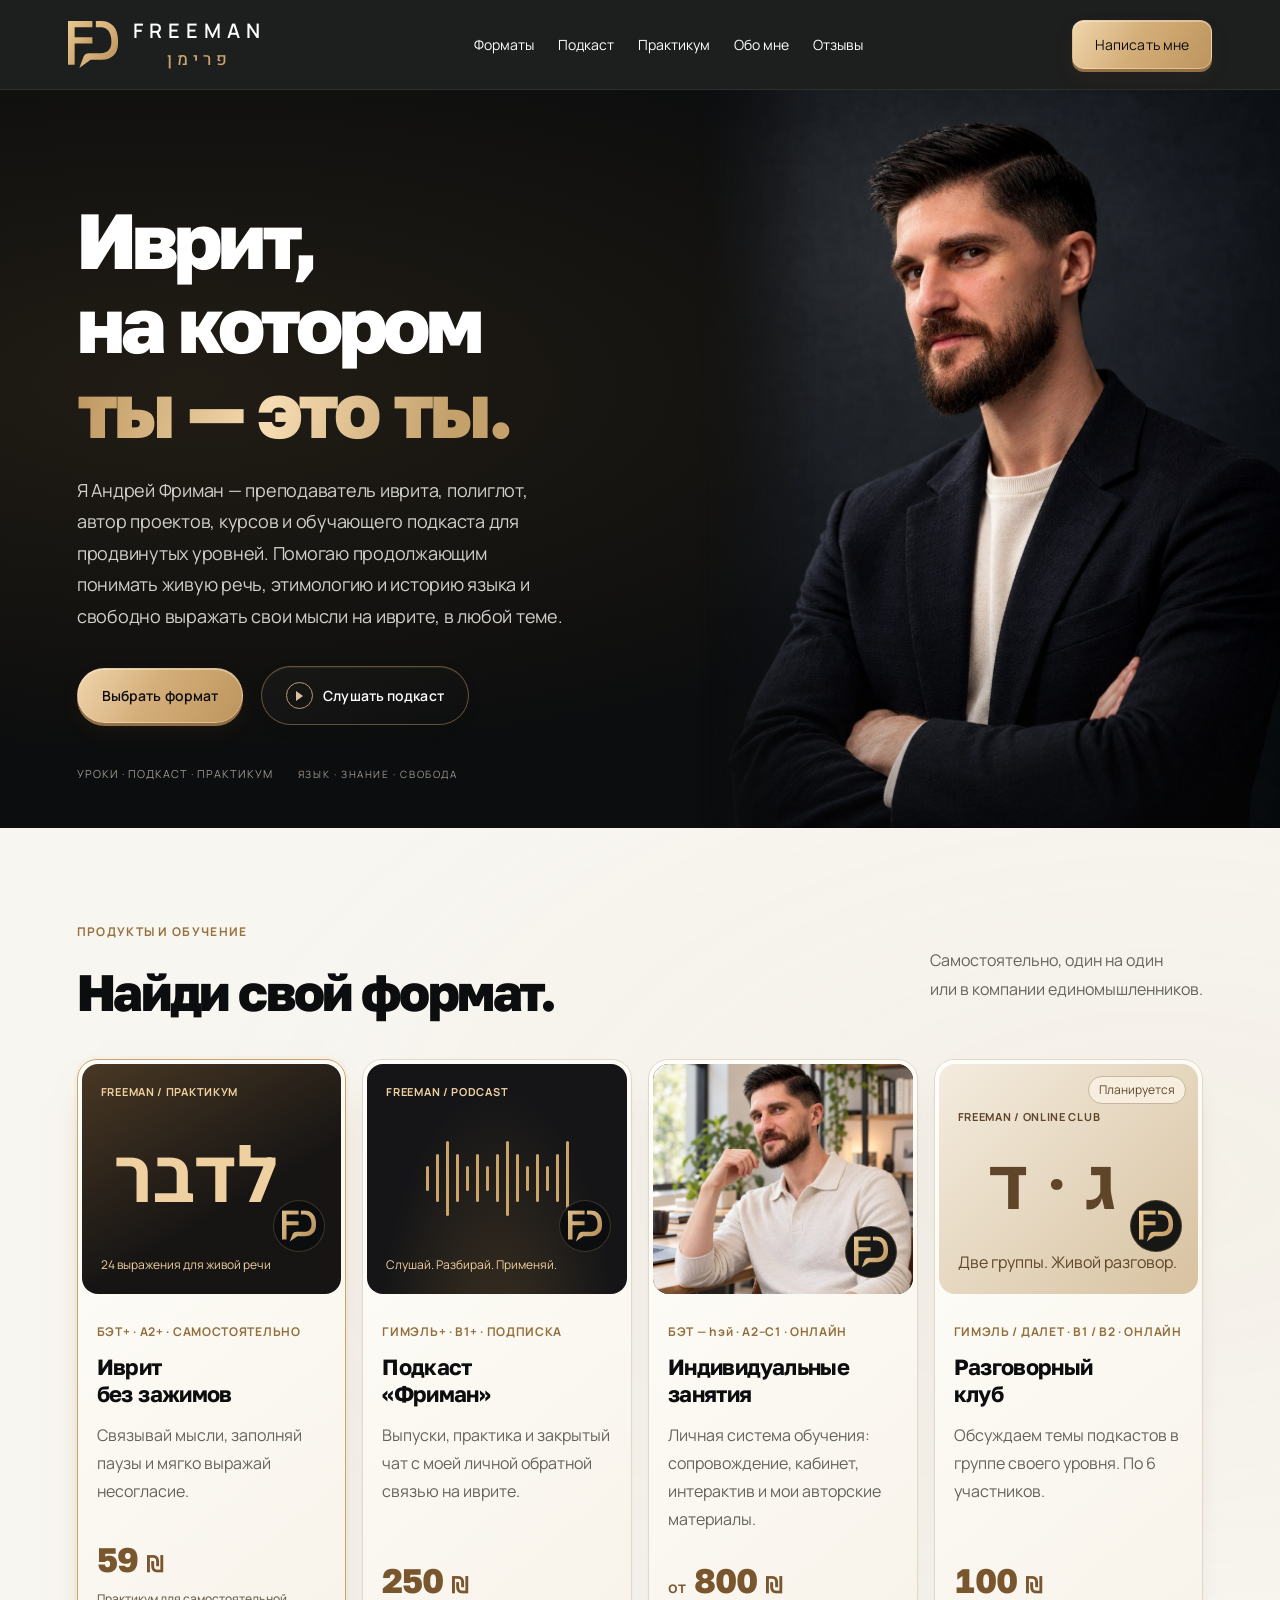
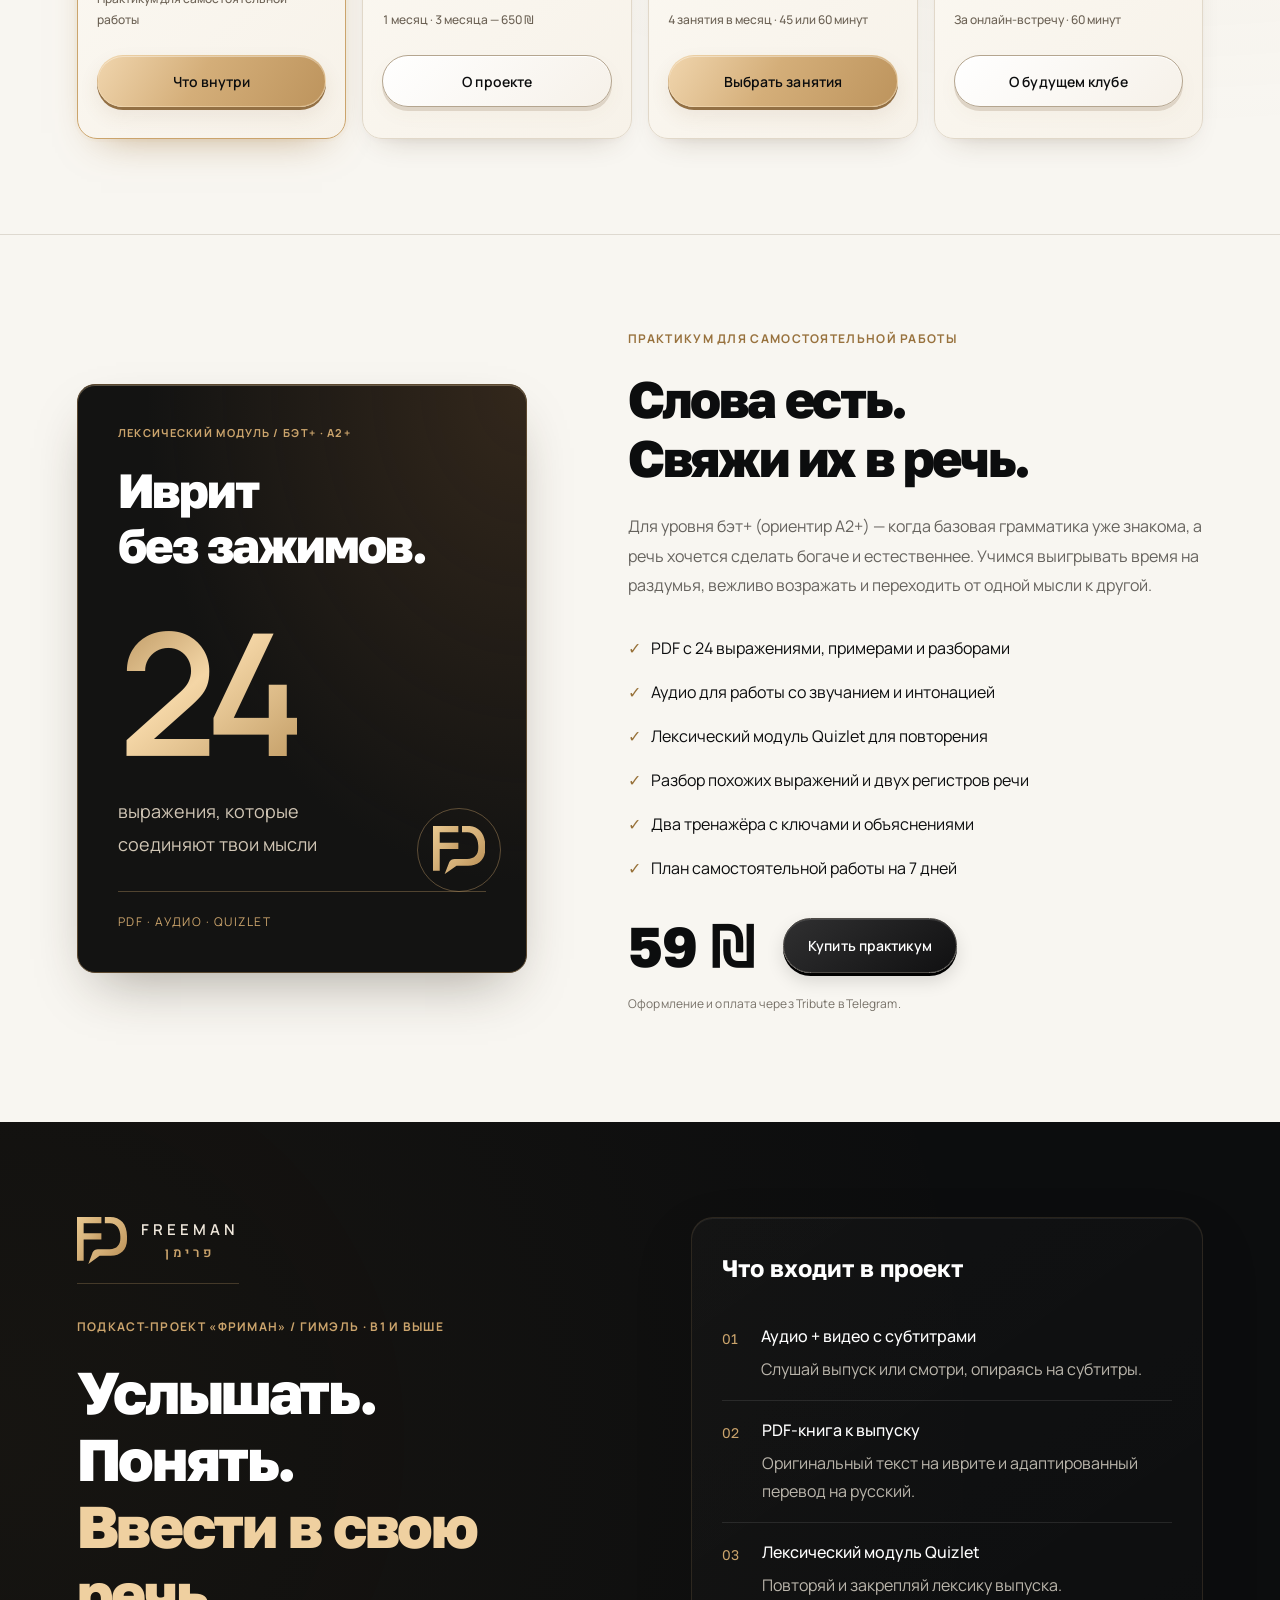
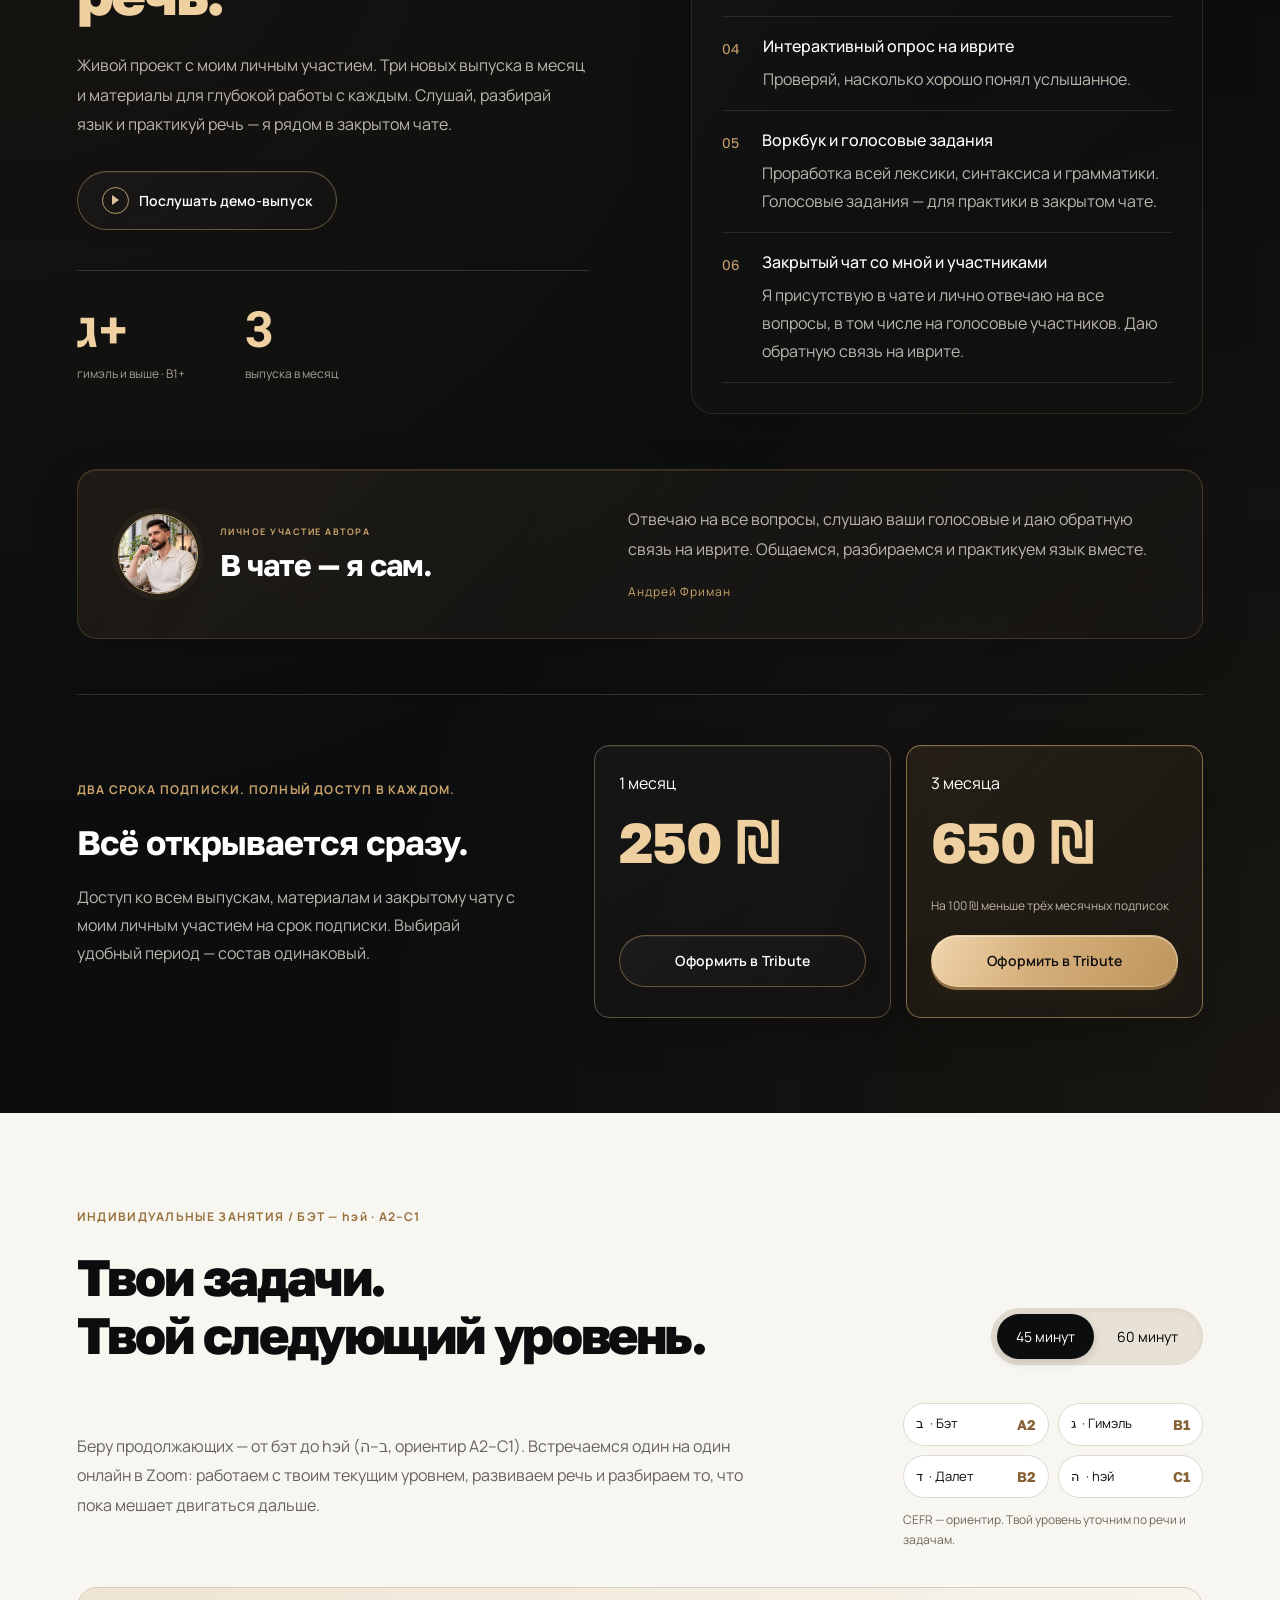
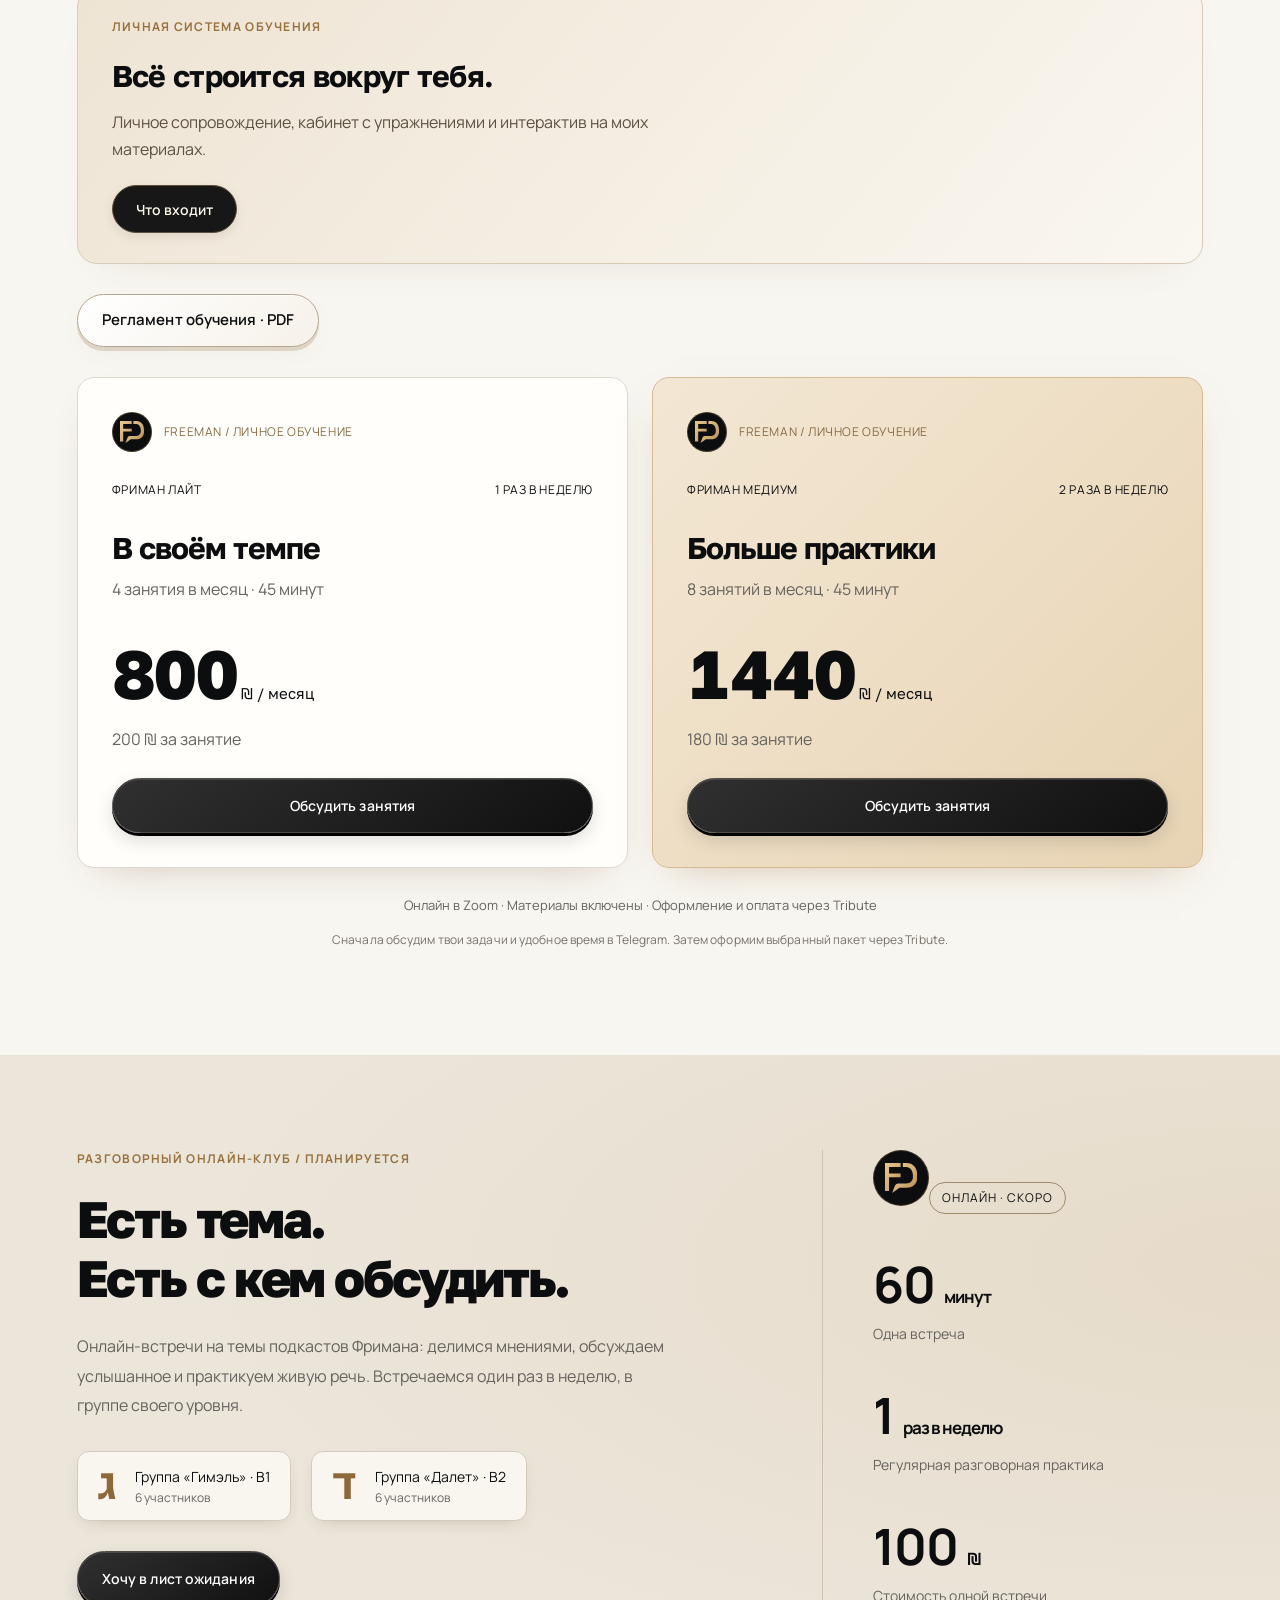
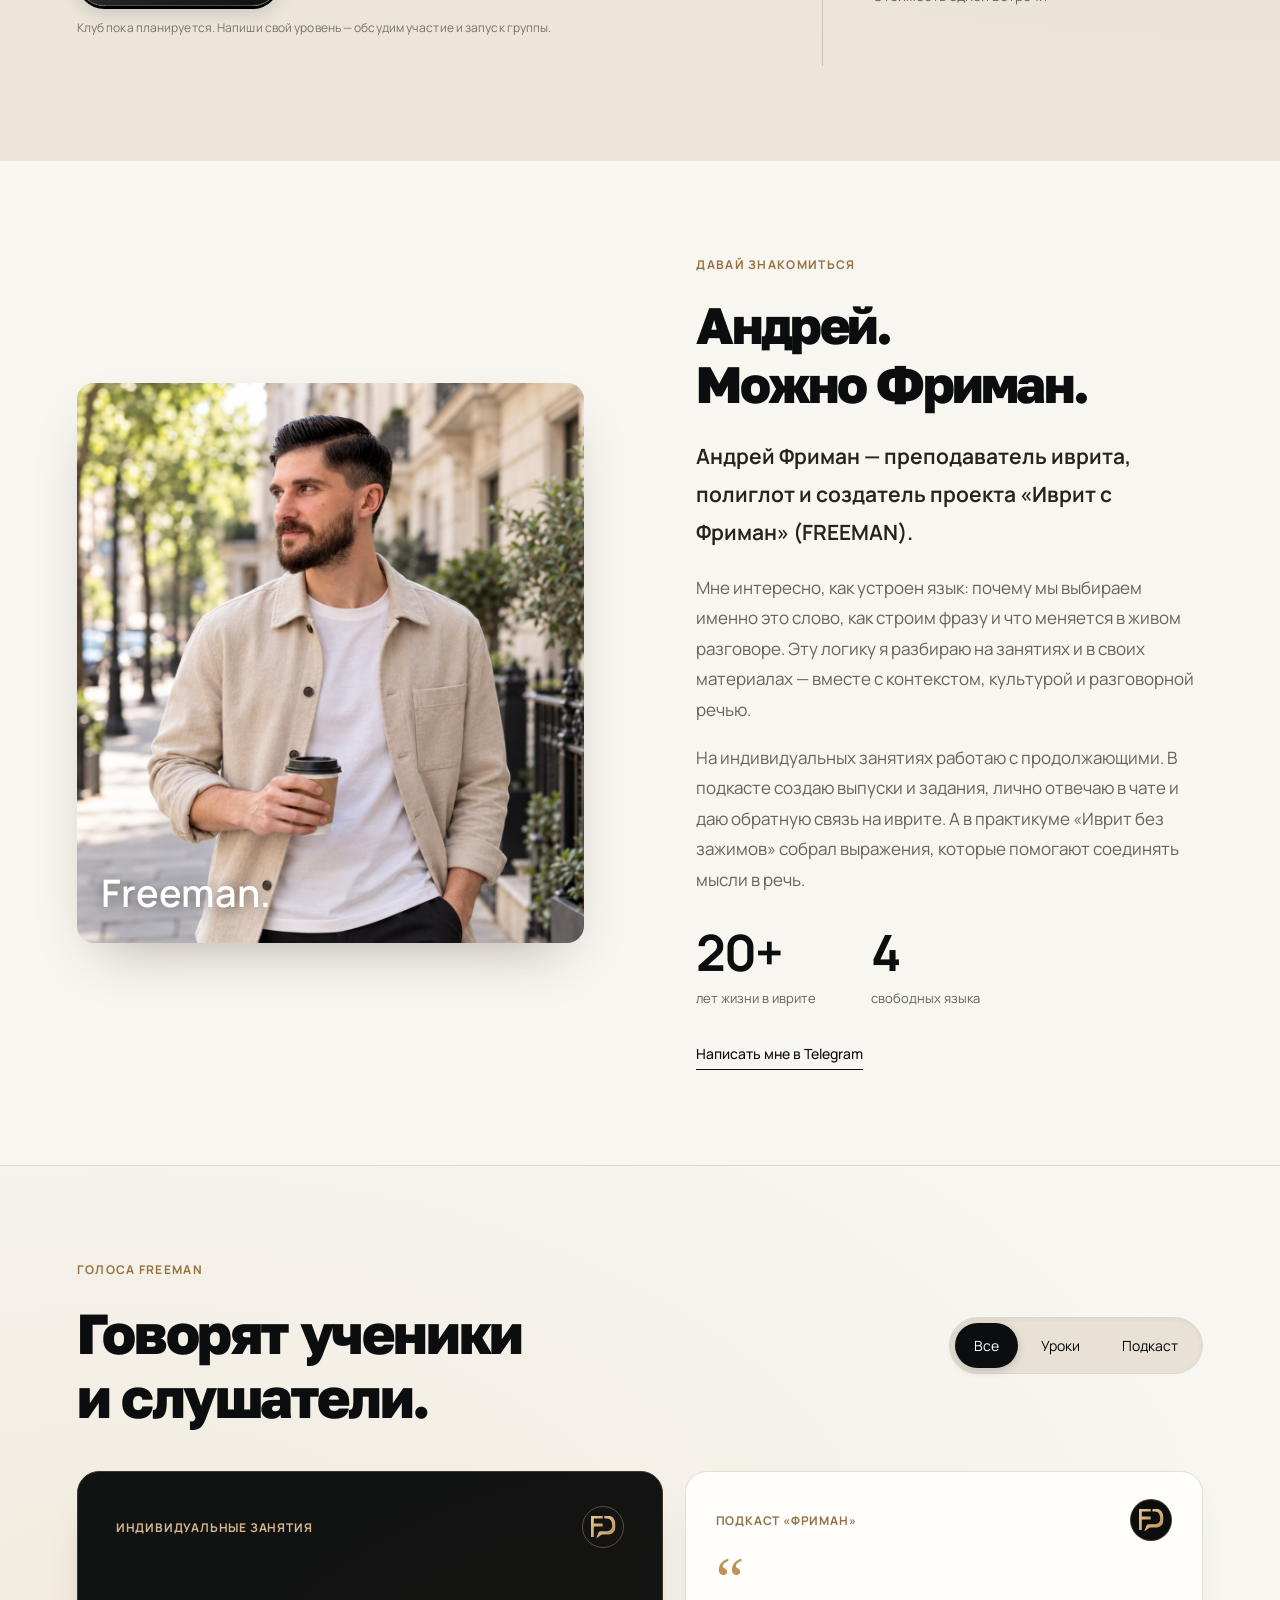
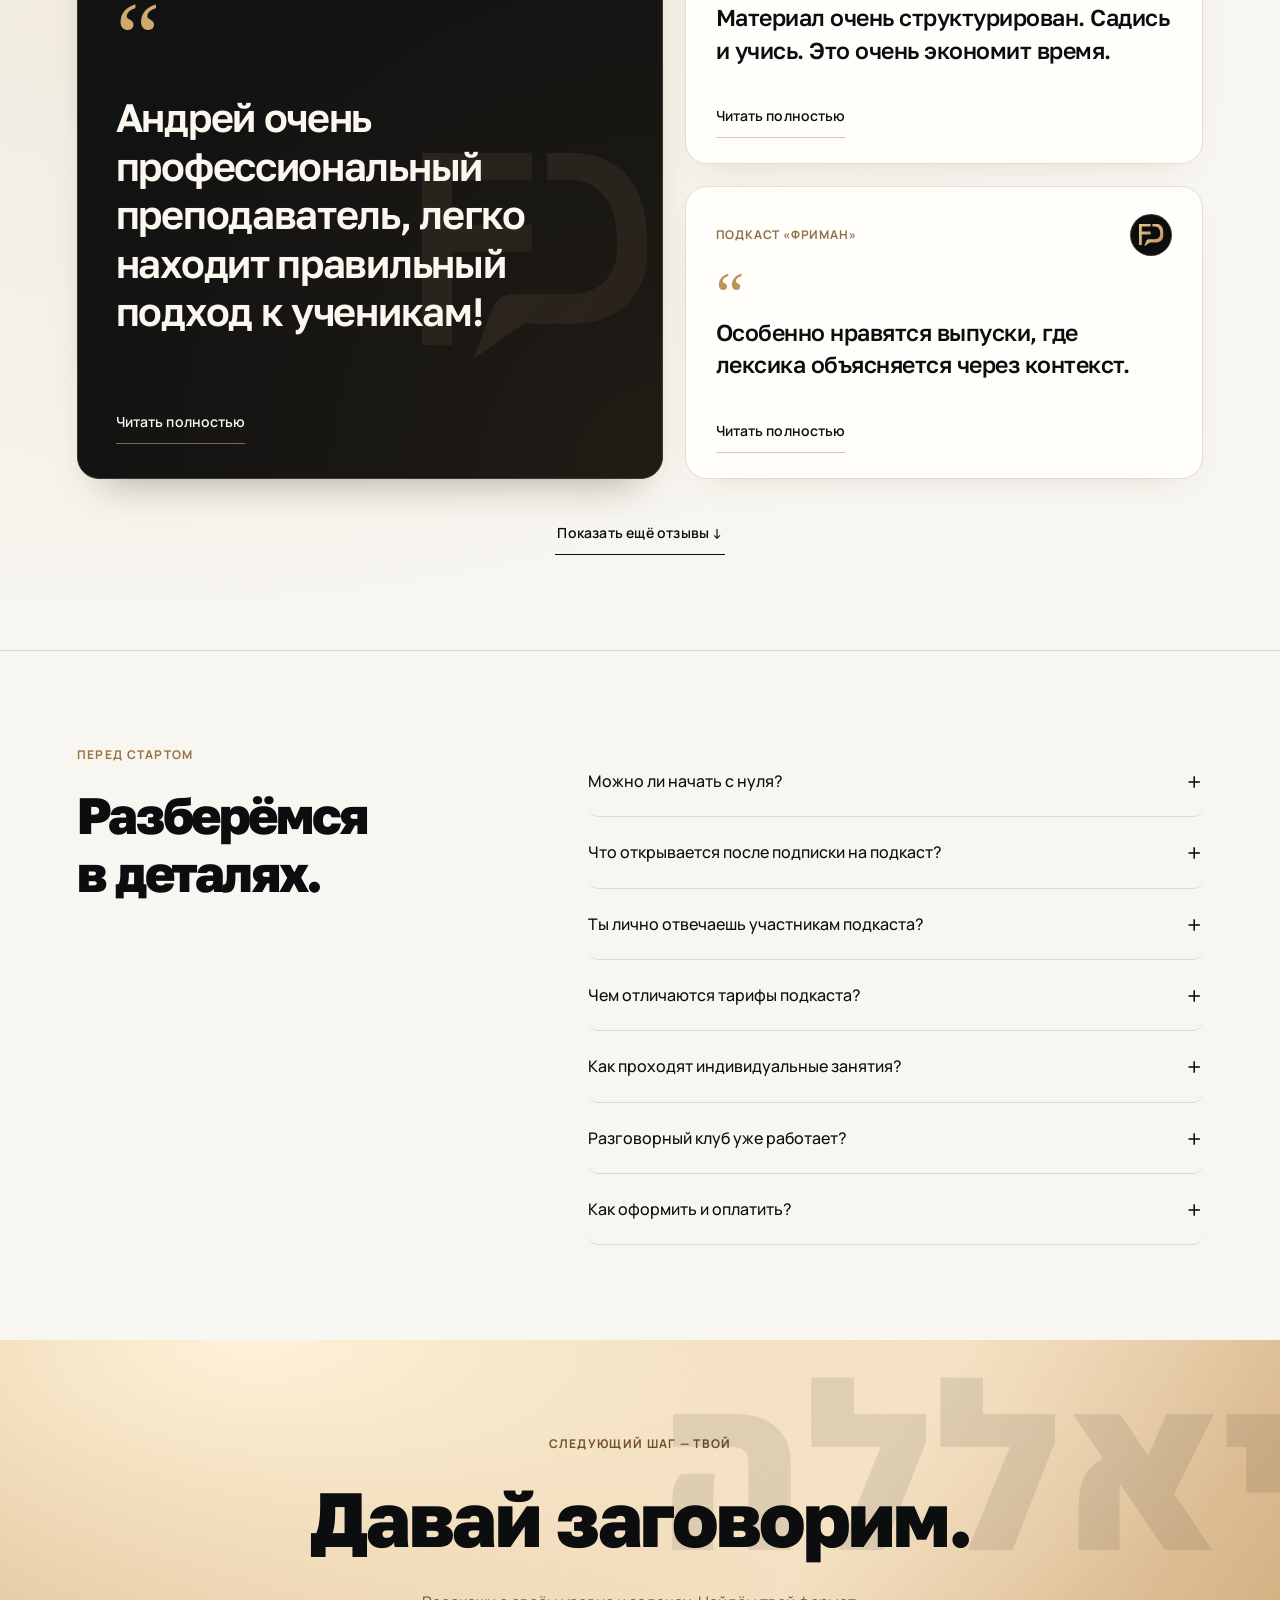
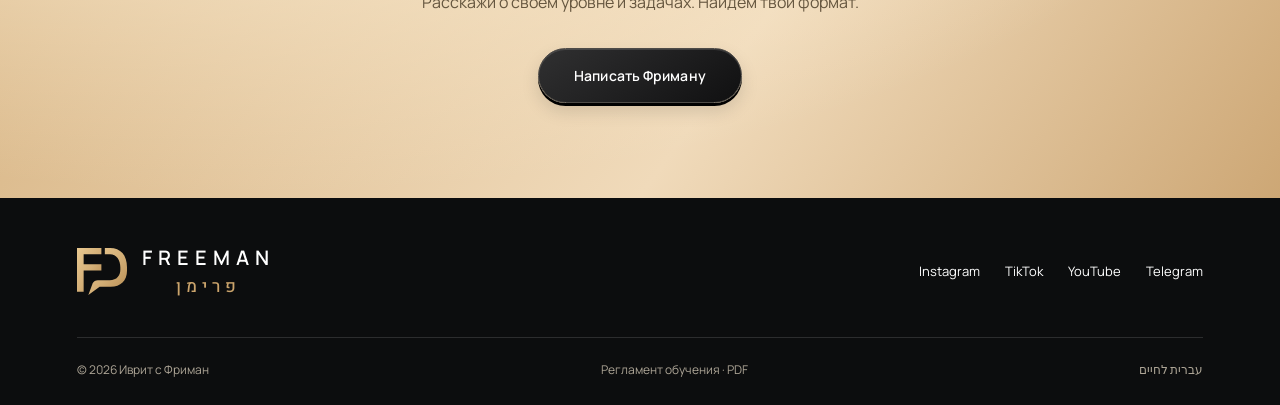
<file: index.html>
<!doctype html>
<html lang="ru"><head><meta charset="utf-8"><meta name="viewport" content="width=device-width,initial-scale=1"><title>Иврит с Фриман — Андрей Фриман | Уроки и подкаст</title><meta name="description" content="Андрей Фриман — преподаватель иврита. Индивидуальные онлайн-занятия для продолжающих, обучающий подкаст и практикум «Иврит без зажимов»."><meta property="og:title" content="Иврит с Фриман — Андрей Фриман | Уроки и подкаст"><meta property="og:description" content="Андрей Фриман — преподаватель иврита. Индивидуальные онлайн-занятия для продолжающих, обучающий подкаст и практикум «Иврит без зажимов»."><meta property="og:type" content="website"><meta property="og:url" content="https://freemanhebrew.github.io/ivritwithfreeman/"><meta name="theme-color" content="#0c0d0e"><link rel="icon" href="favicon.svg"><link rel="stylesheet" href="style.css"><script src="reviews.js" defer></script><script src="app.js" defer></script><link rel="canonical" href="https://freemanhebrew.github.io/ivritwithfreeman/"><meta name="robots" content="index,follow"><meta name="author" content="Андрей Фриман"><meta property="og:site_name" content="Иврит с Фриман"><meta property="og:locale" content="ru_RU"><script type="application/ld+json">{"@context":"https://schema.org","@graph":[{"@type":"Person","@id":"https://freemanhebrew.github.io/ivritwithfreeman/#andrey-freeman","name":"Андрей Фриман","alternateName":["Andrew Freeman","אנדרי פרימן"],"jobTitle":"Преподаватель иврита","url":"https://freemanhebrew.github.io/ivritwithfreeman/#author","image":"https://freemanhebrew.github.io/ivritwithfreeman/assets/portrait-dark.jpg","description":"Преподаватель иврита, полиглот, автор проектов, курсов и обучающего подкаста.","sameAs":["https://www.instagram.com/freeman_hebrew","https://www.tiktok.com/@freeman_hebrew","https://youtube.com/@freeman_hebrew","https://t.me/Freeman_hebrew"]},{"@type":"WebSite","@id":"https://freemanhebrew.github.io/ivritwithfreeman/#website","url":"https://freemanhebrew.github.io/ivritwithfreeman/","name":"Иврит с Фриман","alternateName":["FREEMAN","Иврит с Фриманом"],"inLanguage":"ru","publisher":{"@id":"https://freemanhebrew.github.io/ivritwithfreeman/#andrey-freeman"}},{"@type":"WebPage","@id":"https://freemanhebrew.github.io/ivritwithfreeman/#webpage","url":"https://freemanhebrew.github.io/ivritwithfreeman/","name":"Иврит с Фриман — Андрей Фриман | Уроки и подкаст","description":"Андрей Фриман — преподаватель иврита. Индивидуальные онлайн-занятия для продолжающих, обучающий подкаст и практикум «Иврит без зажимов».","inLanguage":"ru","isPartOf":{"@id":"https://freemanhebrew.github.io/ivritwithfreeman/#website"},"about":{"@id":"https://freemanhebrew.github.io/ivritwithfreeman/#andrey-freeman"},"mainEntity":{"@id":"https://freemanhebrew.github.io/ivritwithfreeman/#andrey-freeman"}}]}</script></head>
<body><div class="reading-progress" aria-hidden="true"></div><a class="skip" href="#main">Перейти к содержимому</a><header><a class="brand" href="#" aria-label="Freeman — главная"><span class="logo-mark" aria-hidden="true"><img src="assets/freeman-monogram.svg" alt=""></span><span class="wordmark">FREEMAN<small lang="he" dir="rtl">פרימן</small></span></a><nav aria-label="Основная навигация"><a href="#formats">Форматы</a><a href="#podcast">Подкаст</a><a href="#guide">Практикум</a><a href="#author">Обо мне</a><a href="#reviews">Отзывы</a></nav><a class="nav-contact" href="https://t.me/Andreas_Free" target="_blank" rel="noopener">Написать мне</a><button class="menu" aria-expanded="false" aria-label="Открыть меню">Меню</button></header>
<main id="main"><section class="hero"><div class="hero-copy"><h1><span class="hero-line"><span>Иврит,</span></span><span class="hero-line"><span>на котором</span></span><span class="hero-line gold"><span>ты — это ты.</span></span></h1><p class="hero-introduction">Я Андрей Фриман — преподаватель иврита, полиглот, автор проектов, курсов и обучающего подкаста для продвинутых уровней. Помогаю продолжающим понимать живую речь, этимологию и историю языка и свободно выражать свои мысли на иврите, в любой теме.</p><div class="hero-actions"><a class="button gold-bg" href="#formats">Выбрать формат</a><a class="button outline listen-button" href="https://t.me/freemanpodcastdemo" target="_blank" rel="noopener">Слушать подкаст</a></div><div class="hero-bottom"><span>УРОКИ · ПОДКАСТ · ПРАКТИКУМ</span><span>ЯЗЫК · ЗНАНИЕ · СВОБОДА</span></div></div><div class="hero-visual"><img class="portrait" src="assets/portrait-dark.jpg" alt="Андрей Фриман" width="1122" height="1402" fetchpriority="high"></div></section>


<section id="formats" class="section formats"><div class="section-top reveal"><div><div class="section-label">ПРОДУКТЫ И ОБУЧЕНИЕ</div><h2>Найди свой формат.</h2></div><p>Самостоятельно, один на один<br>или в компании единомышленников.</p></div><div class="product-grid">
<article class="product-card highlighted reveal"><a class="product-art guide-art" href="#guide" aria-label="О практикуме Иврит без зажимов"><span class="art-label">FREEMAN / ПРАКТИКУМ</span><span class="brand-stamp" aria-hidden="true"><span class="logo-mark" aria-hidden="true"><img src="assets/freeman-monogram.svg" alt="" loading="lazy"></span></span><strong lang="he" dir="rtl">לדבר</strong><span>24 выражения для живой речи</span></a><div class="product-body"><span class="product-level">БЭТ+ · A2+ · САМОСТОЯТЕЛЬНО</span><h3>Иврит<br>без зажимов</h3><p>Связывай мысли, заполняй паузы и мягко выражай несогласие.</p><strong class="product-price">59 <span class="price-currency">₪</span><small>Практикум для самостоятельной работы</small></strong><a class="button gold-bg" href="#guide">Что внутри</a></div></article>
<article class="product-card reveal"><a class="product-art audio-art" href="#podcast" aria-label="О подкасте Фриман"><span class="art-label">FREEMAN / PODCAST</span><span class="brand-stamp" aria-hidden="true"><span class="logo-mark" aria-hidden="true"><img src="assets/freeman-monogram.svg" alt="" loading="lazy"></span></span><div class="wave" aria-hidden="true"><b></b><b></b><b></b><b></b><b></b><b></b><b></b><b></b><b></b><b></b><b></b><b></b><b></b><b></b><b></b></div><span>Слушай. Разбирай. Применяй.</span></a><div class="product-body"><span class="product-level">ГИМЭЛЬ+ · B1+ · ПОДПИСКА</span><h3>Подкаст<br>«Фриман»</h3><p>Выпуски, практика и закрытый чат с моей личной обратной связью на иврите.</p><strong class="product-price">250 <span class="price-currency">₪</span><small>1 месяц · 3 месяца — 650 ₪</small></strong><a class="button border-button" href="#podcast">О проекте</a></div></article>
<article class="product-card reveal"><a class="product-art photo-art" href="#lessons" aria-label="Об индивидуальных уроках"><img src="assets/portrait-light.jpg" alt="Андрей Фриман за рабочим столом" loading="lazy" width="1122" height="1402"><span class="brand-stamp" aria-hidden="true"><span class="logo-mark" aria-hidden="true"><img src="assets/freeman-monogram.svg" alt="" loading="lazy"></span></span></a><div class="product-body"><span class="product-level">БЭТ — hэй · A2–C1 · ОНЛАЙН</span><h3>Индивидуальные<br>занятия</h3><p>Личная система обучения: сопровождение, кабинет, интерактив и мои авторские материалы.</p><strong class="product-price"><span class="price-from">от</span> 800 <span class="price-currency">₪</span><small>4 занятия в месяц · 45 или 60 минут</small></strong><a class="button gold-bg" href="#lessons">Выбрать занятия</a></div></article>
<article class="product-card reveal"><a class="product-art club-art" href="#club" aria-label="О разговорном онлайн-клубе"><span class="art-label">FREEMAN / ONLINE CLUB</span><span class="brand-stamp" aria-hidden="true"><span class="logo-mark" aria-hidden="true"><img src="assets/freeman-monogram.svg" alt="" loading="lazy"></span></span><strong lang="he" dir="rtl">ג · ד</strong><span>Две группы. Живой разговор.</span><span class="soon-badge">Планируется</span></a><div class="product-body"><span class="product-level">ГИМЭЛЬ / ДАЛЕТ · B1 / B2 · ОНЛАЙН</span><h3>Разговорный<br>клуб</h3><p>Обсуждаем темы подкастов в группе своего уровня. По 6 участников.</p><strong class="product-price">100 <span class="price-currency">₪</span><small>За онлайн-встречу · 60 минут</small></strong><a class="button border-button" href="#club">О будущем клубе</a></div></article>
</div></section>
<section id="guide" class="section guide-section"><div class="guide-display reveal"><span class="brand-stamp" aria-hidden="true"><span class="logo-mark" aria-hidden="true"><img src="assets/freeman-monogram.svg" alt="" loading="lazy"></span></span><div class="section-label">ЛЕКСИЧЕСКИЙ МОДУЛЬ / БЭТ+ · A2+</div><h2>Иврит<br>без зажимов.</h2><span class="guide-number">24</span><p>выражения, которые<br>соединяют твои мысли</p><div class="guide-formats">PDF · АУДИО · QUIZLET</div></div><div class="guide-copy reveal"><div class="section-label">ПРАКТИКУМ ДЛЯ САМОСТОЯТЕЛЬНОЙ РАБОТЫ</div><h2>Слова есть.<br>Свяжи их в речь.</h2><p>Для уровня бэт+ (ориентир A2+) — когда базовая грамматика уже знакома, а речь хочется сделать богаче и естественнее. Учимся выигрывать время на раздумья, вежливо возражать и переходить от одной мысли к другой.</p><ul class="check-list"><li>PDF с 24 выражениями, примерами и разборами</li><li>Аудио для работы со звучанием и интонацией</li><li>Лексический модуль Quizlet для повторения</li><li>Разбор похожих выражений и двух регистров речи</li><li>Два тренажёра с ключами и объяснениями</li><li>План самостоятельной работы на 7 дней</li></ul><div class="guide-buy"><strong>59 ₪</strong><a class="button dark-bg" href="https://t.me/tribute/app?startapp=ep_zdhei8SSmYewK01ikmlx7SDLx4bvZHGNLwKtIJVEeJgRF1WIQLx" target="_blank" rel="noopener">Купить практикум</a></div><p class="small-note">Оформление и оплата через Tribute в Telegram.</p></div></section>
<section id="podcast" class="podcast section"><div class="podcast-intro reveal"><div class="product-signature"><span class="logo-mark" aria-hidden="true"><img src="assets/freeman-monogram.svg" alt="" loading="lazy"></span><span>FREEMAN<small lang="he" dir="rtl">פרימן</small></span></div><div class="section-label">ПОДКАСТ-ПРОЕКТ «ФРИМАН» / ГИМЭЛЬ · B1 И ВЫШЕ</div><h2>Услышать.<br>Понять.<br><span class="gold">Ввести в свою речь.</span></h2><p>Живой проект с моим личным участием. Три новых выпуска в месяц и материалы для глубокой работы с каждым. Слушай, разбирай язык и практикуй речь — я рядом в закрытом чате.</p><a class="button outline listen-button" href="https://t.me/freemanpodcastdemo" target="_blank" rel="noopener">Послушать демо-выпуск</a><div class="podcast-meta"><div><strong>ג+</strong><span>гимэль и выше · B1+</span></div><div><strong>3</strong><span>выпуска в месяц</span></div></div></div><div class="podcast-content reveal"><h3>Что входит в проект</h3><ol class="podcast-inclusions"><li><span>01</span><div><h4>Аудио + видео с субтитрами</h4><p>Слушай выпуск или смотри, опираясь на субтитры.</p></div></li><li><span>02</span><div><h4>PDF-книга к выпуску</h4><p>Оригинальный текст на иврите и адаптированный перевод на русский.</p></div></li><li><span>03</span><div><h4>Лексический модуль Quizlet</h4><p>Повторяй и закрепляй лексику выпуска.</p></div></li><li><span>04</span><div><h4>Интерактивный опрос на иврите</h4><p>Проверяй, насколько хорошо понял услышанное.</p></div></li><li><span>05</span><div><h4>Воркбук и голосовые задания</h4><p>Проработка всей лексики, синтаксиса и грамматики. Голосовые задания — для практики в закрытом чате.</p></div></li><li><span>06</span><div><h4>Закрытый чат со мной и участниками</h4><p>Я присутствую в чате и лично отвечаю на все вопросы, в том числе на голосовые участников. Даю обратную связь на иврите.</p></div></li></ol></div><div class="author-presence reveal"><div class="presence-heading"><img src="assets/portrait-light.jpg" width="80" height="80" alt="Андрей Фриман" loading="lazy"><div><span class="section-label">ЛИЧНОЕ УЧАСТИЕ АВТОРА</span><h3>В чате — я сам.</h3></div></div><div class="presence-copy"><p>Отвечаю на все вопросы, слушаю ваши голосовые и даю обратную связь на иврите. Общаемся, разбираемся и практикуем язык вместе.</p><span class="presence-signature">Андрей Фриман</span></div></div><div class="subscription-block reveal"><div><div class="section-label">ДВА СРОКА ПОДПИСКИ. ПОЛНЫЙ ДОСТУП В КАЖДОМ.</div><h3>Всё открывается сразу.</h3><p>Доступ ко всем выпускам, материалам и закрытому чату с моим личным участием на срок подписки. Выбирай удобный период — состав одинаковый.</p></div><div class="subscription-options"><article><span>1 месяц</span><strong>250 ₪</strong><a class="button outline" href="https://telegram.me/tribute/app?startapp=ep_8xrA9S8bwfpxdwwvnP7ZdaKRrTc9n1Krzu2K1lB6hGVLtGdhte" target="_blank" rel="noopener">Оформить в Tribute</a></article><article class="subscription-best"><span>3 месяца</span><strong>650 ₪</strong><small>На 100 ₪ меньше трёх месячных подписок</small><a class="button gold-bg" href="https://telegram.me/tribute/app?startapp=ep_8xrA9S8bwfpxdwwvnP7ZdaKRrTc9n1Krzu2K1lB6hGVLtGdhte" target="_blank" rel="noopener">Оформить в Tribute</a></article></div></div></section>
<section id="lessons" class="section lessons"><div class="section-top reveal"><div><div class="section-label">ИНДИВИДУАЛЬНЫЕ ЗАНЯТИЯ / БЭТ — hэй · A2–C1</div><h2>Твои задачи.<br>Твой следующий уровень.</h2></div><div class="duration" role="group" aria-label="Длительность урока"><button class="selected" data-duration="45" aria-pressed="true">45 минут</button><button data-duration="60" aria-pressed="false">60 минут</button></div></div><div class="lesson-intro reveal"><p>Беру продолжающих — от бэт до hэй (<bdi lang="he" dir="rtl">ב–ה</bdi>, ориентир A2–C1). Встречаемся один на один онлайн в Zoom: работаем с твоим текущим уровнем, развиваем речь и разбираем то, что пока мешает двигаться дальше.</p><div class="lesson-levels"><div class="level-pills"><span><bdi lang="he">ב</bdi> · Бэт <b>A2</b></span><span><bdi lang="he">ג</bdi> · Гимэль <b>B1</b></span><span><bdi lang="he">ד</bdi> · Далет <b>B2</b></span><span><bdi lang="he">ה</bdi> · hэй <b>C1</b></span></div><p class="level-note">CEFR — ориентир. Твой уровень уточним по речи и задачам.</p></div></div><div class="personal-system reveal"><div class="system-intro"><div class="section-label">ЛИЧНАЯ СИСТЕМА ОБУЧЕНИЯ</div><h3>Всё строится вокруг тебя.</h3><p>Личное сопровождение, кабинет с упражнениями и интерактив на моих материалах.</p></div><details class="system-more"><summary aria-haspopup="dialog" aria-controls="system-dialog">Что входит</summary><div class="system-expanded"><p>Для каждого ученика я создаю личную систему: от нужной темы и лексики до упражнений и работы над ошибками. Всё собрано по темам и связано с твоими задачами.</p><div class="system-parts"><article><span class="system-index" aria-hidden="true">01</span><div><h4>Личное сопровождение</h4><p>Твои темы, нужная лексика и рабочие ситуации. Подбираю содержание под твои цели и помогаю разобраться в том, что важно именно тебе.</p></div></article><article><span class="system-index" aria-hidden="true">02</span><div><h4>Твой личный кабинет</h4><p>Упражнения, модули и твои ошибки для исправления — всё организовано по темам. Кабинет собирает работу в одну понятную систему.</p></div></article><article><span class="system-index" aria-hidden="true">03</span><div><h4>Интерактив и авторские материалы</h4><p>На уроках много интерактивной практики. Все учебные материалы создаю сам и подбираю под нашу работу.</p></div></article></div></div></details></div><div class="lesson-regulation-link"><a class="button border-button" href="assets/lesson-rules.pdf" target="_blank" rel="noopener">Регламент обучения · PDF</a></div><div class="lesson-grid reveal"><article class="lesson-card"><span class="lesson-brand"><span class="brand-stamp" aria-hidden="true"><span class="logo-mark" aria-hidden="true"><img src="assets/freeman-monogram.svg" alt="" loading="lazy"></span></span><span>FREEMAN / ЛИЧНОЕ ОБУЧЕНИЕ</span></span><div class="card-top"><span id="plan1">ФРИМАН ЛАЙТ</span><span>1 РАЗ В НЕДЕЛЮ</span></div><h3>В своём темпе</h3><p>4 занятия в месяц · <span class="minutes">45</span> минут</p><div class="price"><span id="price1">800</span> <span>₪ / месяц</span></div><p class="per-lesson" id="unit1">200 ₪ за занятие</p><a class="button dark-bg" href="https://t.me/Andreas_Free" target="_blank" rel="noopener">Обсудить занятия</a></article><article class="lesson-card featured"><span class="lesson-brand"><span class="brand-stamp" aria-hidden="true"><span class="logo-mark" aria-hidden="true"><img src="assets/freeman-monogram.svg" alt="" loading="lazy"></span></span><span>FREEMAN / ЛИЧНОЕ ОБУЧЕНИЕ</span></span><div class="card-top"><span id="plan2">ФРИМАН МЕДИУМ</span><span>2 РАЗА В НЕДЕЛЮ</span></div><h3>Больше практики</h3><p>8 занятий в месяц · <span class="minutes">45</span> минут</p><div class="price"><span id="price2">1440</span> <span>₪ / месяц</span></div><p class="per-lesson" id="unit2">180 ₪ за занятие</p><a class="button dark-bg" href="https://t.me/Andreas_Free" target="_blank" rel="noopener">Обсудить занятия</a></article></div><p class="lesson-foot">Онлайн в Zoom · Материалы включены · Оформление и оплата через Tribute</p><p class="small-note centered">Сначала обсудим твои задачи и удобное время в Telegram. Затем оформим выбранный пакет через Tribute.</p></section>
<section id="club" class="club section"><div class="reveal"><div class="section-label">РАЗГОВОРНЫЙ ОНЛАЙН-КЛУБ / ПЛАНИРУЕТСЯ</div><h2>Есть тема.<br>Есть с кем обсудить.</h2><p>Онлайн-встречи на темы подкастов Фримана: делимся мнениями, обсуждаем услышанное и практикуем живую речь. Встречаемся один раз в неделю, в группе своего уровня.</p><div class="club-groups"><div><strong lang="he">ג</strong><span>Группа «Гимэль» · B1<small>6 участников</small></span></div><div><strong lang="he">ד</strong><span>Группа «Далет» · B2<small>6 участников</small></span></div></div><a class="button dark-bg" href="https://t.me/Andreas_Free" target="_blank" rel="noopener">Хочу в лист ожидания</a><p class="small-note">Клуб пока планируется. Напиши свой уровень — обсудим участие и запуск группы.</p></div><div class="club-details reveal"><span class="brand-stamp" aria-hidden="true"><span class="logo-mark" aria-hidden="true"><img src="assets/freeman-monogram.svg" alt="" loading="lazy"></span></span><span class="tag">ОНЛАЙН · СКОРО</span><div><strong>60 <small>минут</small></strong><span>Одна встреча</span></div><div><strong>1 <small>раз в неделю</small></strong><span>Регулярная разговорная практика</span></div><div><strong>100 <small>₪</small></strong><span>Стоимость одной встречи</span></div></div></section>
<section id="author" class="author section"><div class="author-image reveal"><img src="assets/portrait-city.jpg" loading="lazy" alt="Андрей Фриман"><span class="author-sign">Freeman.</span></div><div class="reveal"><div class="section-label">ДАВАЙ ЗНАКОМИТЬСЯ</div><h2>Андрей.<br>Можно Фриман.</h2><p class="author-lead">Андрей Фриман — преподаватель иврита, полиглот и создатель проекта «Иврит с Фриман» (FREEMAN).</p><p>Мне интересно, как устроен язык: почему мы выбираем именно это слово, как строим фразу и что меняется в живом разговоре. Эту логику я разбираю на занятиях и в своих материалах — вместе с контекстом, культурой и разговорной речью.</p><p>На индивидуальных занятиях работаю с продолжающими. В подкасте создаю выпуски и задания, лично отвечаю в чате и даю обратную связь на иврите. А в практикуме «Иврит без зажимов» собрал выражения, которые помогают соединять мысли в речь.</p><div class="stats"><div><strong>20+</strong><span>лет жизни в иврите</span></div><div><strong>4</strong><span>свободных языка</span></div></div><a class="text-link" href="https://t.me/Andreas_Free" target="_blank" rel="noopener">Написать мне в Telegram</a></div></section>
<section id="reviews" class="section reviews"><div class="section-top reveal"><div><div class="section-label">ГОЛОСА FREEMAN</div><h2>Говорят ученики<br>и слушатели.</h2></div><div class="review-tabs" role="group" aria-label="Тип отзывов"><button class="selected" data-review="all" aria-pressed="true">Все</button><button data-review="students" aria-pressed="false">Уроки</button><button data-review="podcast" aria-pressed="false">Подкаст</button></div></div><div id="review-grid" class="review-grid"><article class="quote-card quote-featured" data-category="students" data-id="student1"><div class="quote-top"><span class="quote-category">Индивидуальные занятия</span><span class="brand-stamp" aria-hidden="true"><span class="logo-mark" aria-hidden="true"><img src="assets/freeman-monogram.svg" alt="" loading="lazy"></span></span></div><span class="quote-glyph" aria-hidden="true">“</span><blockquote>Андрей очень профессиональный преподаватель, легко находит правильный подход к ученикам!</blockquote><div class="quote-bottom"><details class="quote-full"><summary>Читать полностью</summary><p>До того, как судьба свела меня с Андреем, у меня было много безуспешных попыток заговорить и разговориться.
Я прошла ульпан бесплатный, ульпан платный, несколько частных преподавателей и тд
Мне нравится модель преподавания, сочетающая и грамматические практики и разговорные, структурированное и логическое объяснение всего, включая танахический иврит.
За пару месяцев-я говорю, начала читать Тору ( кто бы мог подумать) и почувствовала « легкость бытия в Иврите»
Андрей очень профессиональный преподаватель, легко находит правильный подход к ученикам!</p></details></div><span class="quote-watermark" aria-hidden="true"><span class="logo-mark" aria-hidden="true"><img src="assets/freeman-monogram.svg" alt="" loading="lazy"></span></span></article><article class="quote-card" data-category="podcast" data-id="podcast1"><div class="quote-top"><span class="quote-category">Подкаст «Фриман»</span><span class="brand-stamp" aria-hidden="true"><span class="logo-mark" aria-hidden="true"><img src="assets/freeman-monogram.svg" alt="" loading="lazy"></span></span></div><span class="quote-glyph" aria-hidden="true">“</span><blockquote>Материал очень структурирован. Садись и учись. Это очень экономит время.</blockquote><div class="quote-bottom"><details class="quote-full"><summary>Читать полностью</summary><p>Я давно искала подкасты для обучения ивриту. И вот сейчас могу сказать, что нашла. Что очень удобно на мой взгляд. Вы получаете аудиоматериал сразу с переводом и словарем. Материал очень структурирован. Садись и учись. Это очень экономит время. Кроме того темы интересные. А когда интересно, то и запоминаешь быстрее и прочнее. Одна досада у меня, если бы можно было не идти на работу, а сидеть и заниматься по этому материалу, в удовольствие, не спеша. Очень рекомендую эти уроки всем, кто любит заниматься ивритом!</p></details></div></article><article class="quote-card" data-category="podcast" data-id="podcast2a"><div class="quote-top"><span class="quote-category">Подкаст «Фриман»</span><span class="brand-stamp" aria-hidden="true"><span class="logo-mark" aria-hidden="true"><img src="assets/freeman-monogram.svg" alt="" loading="lazy"></span></span></div><span class="quote-glyph" aria-hidden="true">“</span><blockquote>Особенно нравятся выпуски, где лексика объясняется через контекст.</blockquote><div class="quote-bottom"><details class="quote-full"><summary>Читать полностью</summary><p>Подкаст «Фриман» слушаю второй месяц. Пришла с уровнем где то около бет и сначала было немного сложно, но синхронные субтитры в видео реально помогают. Можно слушать и одновременно видеть структуру фраз. Особенно нравятся выпуски, где лексика объясняется через контекст. Сейчас подписка на 3 месяца.</p></details></div></article><article class="quote-card" data-category="students" data-id="student2"><div class="quote-top"><span class="quote-category">Индивидуальные занятия</span><span class="brand-stamp" aria-hidden="true"><span class="logo-mark" aria-hidden="true"><img src="assets/freeman-monogram.svg" alt="" loading="lazy"></span></span></div><span class="quote-glyph" aria-hidden="true">“</span><blockquote>Его уроки никогда не бывают скучными: он интересно рассказывает об истории языка, грамматике и многом другом.</blockquote><div class="quote-bottom"><details class="quote-full"><summary>Читать полностью</summary><p>Андрей — замечательный учитель, он отлично умеет работать как со взрослыми учениками, так и с детьми. Благодаря ему мои дети полюбили язык и не боятся на нём разговаривать, и у меня тоже заметен значительный прогресс. Наравне с традиционными материалами, Андрей использует в работе и современные методы: кино, музыку, подкасты, стендап. Его уроки никогда не бывают скучными: он интересно рассказывает об истории языка, грамматике и многом другом. Андрей отзывчивый и тёплый преподаватель, к нему можно обратиться с вопросом в любой момент и гарантированно будет ответ.</p></details></div></article><article class="quote-card" data-category="students" data-id="student3"><div class="quote-top"><span class="quote-category">Индивидуальные занятия</span><span class="brand-stamp" aria-hidden="true"><span class="logo-mark" aria-hidden="true"><img src="assets/freeman-monogram.svg" alt="" loading="lazy"></span></span></div><span class="quote-glyph" aria-hidden="true">“</span><blockquote>Одним словом - лучший преподаватель с потрясающим, уникальным подходом к обучению.</blockquote><div class="quote-bottom"><details class="quote-full"><summary>Читать полностью</summary><p>До наших занятий я даже не представлял, что могу настолько быстро и качественно усваивать иврит.

Я рассказал о своей цели, и учебный курс был построен ровно на том, что мне нужно знать, ничего лишнего, всё чётко и структурированно. Каждое занятие я приходил и знал, что у нас будет новый подготовленный материал: текст, вопросы для обсуждения, упражнения, карточки со всеми словами, которые я не знал, видео для просмотра, и всё это индивидуально. У меня было буквально всё, чтобы учиться, и я чувствовал, что мы оба хотим моего прогресса и успеха в изучении иврита.

Я пришёл с уровнем, на котором мог немного разговаривать, и уже через полгода я смотрю видео из университета по высшей математике и ловлю себя на мысли, что мне ничего не нужно переводить, это потрясающее чувство!

Одним словом - лучший преподаватель с потрясающим, уникальным подходом к обучению.</p></details></div></article><article class="quote-card" data-category="students" data-id="student4"><div class="quote-top"><span class="quote-category">Индивидуальные занятия</span><span class="brand-stamp" aria-hidden="true"><span class="logo-mark" aria-hidden="true"><img src="assets/freeman-monogram.svg" alt="" loading="lazy"></span></span></div><span class="quote-glyph" aria-hidden="true">“</span><blockquote>Плюс Андрей знает много вещей про сленг и уличную речь, поэтому есть возможность выучить те слова, которые в ульпане не дают)</blockquote><div class="quote-bottom"><details class="quote-full"><summary>Читать полностью</summary><p>Мне очень нравятся занятия с Андреем, для меня главной целью было разговориться на иврите после окончания ульпана, поэтому наши занятия в основном сконцентрированы на устной речи, и я в сочетании с постоянными попытками говорить на иврите с людьми на улице чувствую большие улучшения за несколько месяцев, речь стала проще, и много слов гораздо быстрее приходят в голову, чем раньше. Плюс Андрей знает много вещей про сленг и уличную речь, поэтому есть возможность выучить те слова, которые в ульпане не дают)</p></details></div></article><article class="quote-card" data-category="students" data-id="student5"><div class="quote-top"><span class="quote-category">Индивидуальные занятия</span><span class="brand-stamp" aria-hidden="true"><span class="logo-mark" aria-hidden="true"><img src="assets/freeman-monogram.svg" alt="" loading="lazy"></span></span></div><span class="quote-glyph" aria-hidden="true">“</span><blockquote>Очень его рекомендую с ним легко, нет скованности, он доступно объясняет материал, эмпатия чувствуется на всех уровнях🥰</blockquote><div class="quote-bottom"><details class="quote-full"><summary>Читать полностью</summary><p>Итак, хочу написать отзыв о прекрасном учителе, Андрее. Его я случайно увидела на фейсбук, и мне откликнулось его объявление о обучении ивриту. Я как раз только переехала в Израиль и хотела выучить язык. Я написала Андрею свой запрос, примерно как бы я хотела начать изучение языка и он меня поддержал, мы начали занятия. На уроках было очень легко, не смотря на то что я тупила))) и чувствовала себя как будто я в первом классе и плюс не очень прилежная ученица, Андрей подбадривал меня и помогал. Спасибо ему за это огромное❤️🤗
Очень его рекомендую с ним легко, нет скованности, он доступно объясняет материал, эмпатия чувствуется на всех уровнях🥰</p></details></div></article><article class="quote-card" data-category="students" data-id="student6"><div class="quote-top"><span class="quote-category">Индивидуальные занятия</span><span class="brand-stamp" aria-hidden="true"><span class="logo-mark" aria-hidden="true"><img src="assets/freeman-monogram.svg" alt="" loading="lazy"></span></span></div><span class="quote-glyph" aria-hidden="true">“</span><blockquote>Благодаря его терпению и индивидуальному подходу, я намного продвинулась в изучении иврита.</blockquote><div class="quote-bottom"><details class="quote-full"><summary>Читать полностью</summary><p>Хочу выразить огромную благодарность моему учителю иврита @Andreas_Free . Он профессионал своего дела, объясняет материал доступно и понятно, а уроки всегда проходят интересно и насыщенно, у меня был экспресс курс, много информации за короткий срок!
Благодаря его терпению и индивидуальному подходу, я намного продвинулась в изучении иврита.
Уроки не только информативны, но и мотивируют к дальнейшему изучению.
Очень рекомендую его как преподавателя иврита! 😊</p></details></div></article><article class="quote-card" data-category="podcast" data-id="podcast2b"><div class="quote-top"><span class="quote-category">Подкаст «Фриман»</span><span class="brand-stamp" aria-hidden="true"><span class="logo-mark" aria-hidden="true"><img src="assets/freeman-monogram.svg" alt="" loading="lazy"></span></span></div><span class="quote-glyph" aria-hidden="true">“</span><blockquote>Очень нравится, что темы не поверхностные и язык не упрощенный.</blockquote><div class="quote-bottom"><details class="quote-full"><summary>Читать полностью</summary><p>Слушаю подкаст «Фриман» уже пятый месяц. Очень нравится, что темы не поверхностные и язык не упрощенный. Некоторые выпуски переслушиваю, потому что с первого раза не все улавливается. Оформление видео и PDF приятное, ничего не отвлекает. Подписку сразу оформлял на 6 месяцев и ни разу не пожалел.</p></details></div></article><article class="quote-card" data-category="podcast" data-id="podcast3a"><div class="quote-top"><span class="quote-category">Подкаст «Фриман»</span><span class="brand-stamp" aria-hidden="true"><span class="logo-mark" aria-hidden="true"><img src="assets/freeman-monogram.svg" alt="" loading="lazy"></span></span></div><span class="quote-glyph" aria-hidden="true">“</span><blockquote>Мне лично очень зашел формат с опросами после выпусков.</blockquote><div class="quote-bottom"><details class="quote-full"><summary>Читать полностью</summary><p>Мне лично очень зашел формат с опросами после выпусков. Они не формальные, а заставляют реально подумать и иногда вернуться к выпуску еще раз. Спасибо тебе Андрей, за такой классный продукт!</p></details></div></article><article class="quote-card" data-category="podcast" data-id="podcast3b"><div class="quote-top"><span class="quote-category">Подкаст «Фриман»</span><span class="brand-stamp" aria-hidden="true"><span class="logo-mark" aria-hidden="true"><img src="assets/freeman-monogram.svg" alt="" loading="lazy"></span></span></div><span class="quote-glyph" aria-hidden="true">“</span><blockquote>По темам особенно откликнулись выпуски, где язык связан с мышлением и ощущением жизни.</blockquote><div class="quote-bottom"><details class="quote-full"><summary>Читать полностью</summary><p>Всё нравится и хочется ещё! Иврит у меня стал оооочень богатым! Прям реально, могу и пофилософствовать! 😀 Спасибо Андрей! По темам особенно откликнулись выпуски, где язык связан с мышлением и ощущением жизни. Пока на месячном тарифе.</p></details></div></article><article class="quote-card" data-category="podcast" data-id="podcast4"><div class="quote-top"><span class="quote-category">Подкаст «Фриман»</span><span class="brand-stamp" aria-hidden="true"><span class="logo-mark" aria-hidden="true"><img src="assets/freeman-monogram.svg" alt="" loading="lazy"></span></span></div><span class="quote-glyph" aria-hidden="true">“</span><blockquote>Очень нравится оформление и спокойная подача Андрея.</blockquote><div class="quote-bottom"><details class="quote-full"><summary>Читать полностью</summary><p>У меня начальный уровень алеф. Подкаст взял скорее из любопытства и чтобы привыкать к живому ивриту. Сразу стало понятно, что это не контент для полного нуля, но при этом как аудирование и работой над произношением гортанных звуков, (которые у Андрея просто изумительные), и правильной интонацией - можно. Какие то вещи просто пропускаю, какие то начинаю узнавать со временем. Очень нравится оформление и спокойная подача Андрея. Берите, даже не сомневайтесь! Лучшего за такую цену, вы не найдете.</p></details></div></article><article class="quote-card" data-category="podcast" data-id="podcast5"><div class="quote-top"><span class="quote-category">Подкаст «Фриман»</span><span class="brand-stamp" aria-hidden="true"><span class="logo-mark" aria-hidden="true"><img src="assets/freeman-monogram.svg" alt="" loading="lazy"></span></span></div><span class="quote-glyph" aria-hidden="true">“</span><blockquote>Тексты интересные, просветительские и гуманитарно ориентированные</blockquote><div class="quote-bottom"><details class="quote-full"><summary>Читать полностью</summary><p>Хочу сказать несколько слов про подкаст Freeman. Я тут совсем новичок, решила попробовать на месяц и пожалела, что не подписалась сразу на 3 месяца! Тексты интересные, просветительские и гуманитарно ориентированные, так что не только иврит осваиваешь, но и знакомишься с такими страницами истории и культуры страны, которые в обычных учебниках не встретишь. Уровень иврита, как мне кажется, чуть выше, чем мой актуальный, но это и хорошо, иначе было бы неинтересно. (Мой уровень после учебы в ульпане был гимель+)</p></details></div></article><article class="quote-card" data-category="podcast" data-id="podcast6"><div class="quote-top"><span class="quote-category">Подкаст «Фриман»</span><span class="brand-stamp" aria-hidden="true"><span class="logo-mark" aria-hidden="true"><img src="assets/freeman-monogram.svg" alt="" loading="lazy"></span></span></div><span class="quote-glyph" aria-hidden="true">“</span><blockquote>Кстати за воркбуки которые ты начал внедрять отдельное человеческое СПАСИБИЩЕ!!</blockquote><div class="quote-bottom"><details class="quote-full"><summary>Читать полностью</summary><p>Андрей привет!! Слушай я вообще редко отзывы пишу, тем более такие длинные, но щас просто эмоции через край, надо выговориться))

Я же с тобой в подкасте ну практически с самого начала, помнишь наверно)) И блин, то во что проект вырос щас это реально какой то космос!! Я каждый раз открываю новый выпуск и просто офигеваю сколько сил и души ты туда вкладываешь.. Это же не просто звук записать. И видео с субтитрами, и пдфки эти красивые с переводом, квизлет, тесты всякие... У меня в голове не укладывается как один человек делает работу за целую команду методистов! Это просто титанический труд, спасибо тебе за твой перфекционизм!!

Кстати за воркбуки которые ты начал внедрять отдельное человеческое СПАСИБИЩЕ!! Это прям спасательный круг мой щас и утешение, так круто что ты нас услышал и сделал их! Еще чат этот наш... я блин к сожалению все еще стесняюсь туда писать, да и времени вечно не хватает катастрофически(( но надеюсь скоро начну, надо просто время найти! И еще очень-очень жду разговорный клуб про который ты говорил, прям с нетерпением!!

Короче на просторах интернета (а в иврите так тем более) это вообще единственный проект в своем роде, ничего близко похожего нету. И честно сказать, то сколько это всё стоит сейчас... блин да это вообще символическая цена, подписка должна стоить в разы, просто на порядок больше за такой объем работы!!

Спасибо тебе за твою энергию, пожалуйста не останавливайся!!! Ты лучший!! ❤️❤️❤️</p></details></div></article><article class="quote-card" data-category="podcast" data-id="podcast8"><div class="quote-top"><span class="quote-category">Подкаст «Фриман»</span><span class="brand-stamp" aria-hidden="true"><span class="logo-mark" aria-hidden="true"><img src="assets/freeman-monogram.svg" alt="" loading="lazy"></span></span></div><span class="quote-glyph" aria-hidden="true">“</span><blockquote>Когда у меня есть время, я читаю перевод подкаста на русском, очень здорово, что есть такая возможность!</blockquote><div class="quote-bottom"><details class="quote-full"><summary>Читать полностью</summary><p>В очень насыщенном 2025 случилась моя вторая и, я считаю, очень удачная попытка учить иврит. На данный момент мой уровень Алеф, а дискуссия сводится к «Я учитель и я люблю вино». Но так как это не первый язык, который я изучаю, я уже знаю, что для меня работает лучше всего: погружение в язык.

Обычно подкасты я слушаю на фоне, пока делаю свою домашку. Из-за занятости на работе, я к сожалению могу посвятить этому только несколько часов один раз в неделю, но стараюсь использовать это время по максимуму. Я включаю подкасты с самого начала и могу прослушать 1.5-2 круга, пока не закончу с письменными заданиями. Когда у меня есть время, я читаю перевод подкаста на русском, очень здорово, что есть такая возможность!

Так как в других языках я более-менее ориентировалась, то с ивритом я была, как слепой котенок + нелатинский алфавит очень сбивал с толку. Было и есть очень сильное желание узнать культуру и традиции, но к каким источникам обращаться оставалось загадкой, пока в ~ноябре я не подписалась на Андрея, где собственно и нашла ответы на свои вопросы, за что ему безумно благодарна! Жду не дождусь, когда мой уровень языка позволит более вдумчиво слушать подкасты, проходить опросы, читать тексты на иврите и обогащать свой словарный запас. Ну а пока я очень радуюсь, что каждый раз слышу все больше и больше знакомых слов! Спасибо!</p></details></div></article></div><button class="more-reviews text-link" hidden>Показать ещё отзывы <span aria-hidden="true">↓</span></button></section>
<section id="faq" class="section faq reveal"><div><div class="section-label">ПЕРЕД СТАРТОМ</div><h2>Разберёмся<br>в деталях.</h2></div><div><details><summary>Можно ли начать с нуля?</summary><p>Индивидуальные занятия — для продолжающих, от бэт до hэй (ב–ה, ориентир A2–C1). Практикум «Иврит без зажимов» — для бэт+ (ориентир A2+). Подкаст-проект — для гимэль и выше (ориентир B1+). В планируемом онлайн-клубе будут отдельные группы гимэль (B1) и далет (B2).</p></details><details><summary>Что открывается после подписки на подкаст?</summary><p>Сразу весь проект: выпуски, аудио и видео с субтитрами, PDF-книги, Quizlet, опросы, воркбуки, голосовые задания и закрытый чат. Полный доступ действует на срок подписки. Новые выпуски выходят три раза в месяц.</p></details><details><summary>Ты лично отвечаешь участникам подкаста?</summary><p>Да. Я присутствую в закрытом чате и сам отвечаю на все вопросы, включая голосовые сообщения участников. Обратную связь даю на иврите. Это живой проект с моим личным участием.</p></details><details><summary>Чем отличаются тарифы подкаста?</summary><p>Только сроком и стоимостью: один месяц — 250 ₪, три месяца — 650 ₪. Состав и полный доступ одинаковы в обоих тарифах.</p></details><details><summary>Как проходят индивидуальные занятия?</summary><p>Онлайн в Zoom, один на один. Можно выбрать 45 или 60 минут, один или два раза в неделю. Для каждого ученика создаю личную систему обучения: сопровождение по нужным темам, лексике и рабочим задачам, кабинет с упражнениями, модулями и ошибками для исправления. Всё организовано по темам. На уроках много интерактива; все материалы мои авторские и входят в обучение. Программу и время обсуждаем лично.</p></details><details><summary>Разговорный клуб уже работает?</summary><p>Пока клуб планируется. Формат — онлайн, один раз в неделю по 60 минут, по 6 участников. Две отдельные группы: гимэль (B1) и далет (B2). Стоимость встречи — 100 ₪. Темы обсуждений — из подкастов. Сейчас можно написать мне и попасть в лист ожидания.</p></details><details><summary>Как оформить и оплатить?</summary><p>Подписка, продукты и индивидуальные занятия оформляются и оплачиваются через Tribute в Telegram. Кнопка практикума ведёт на его покупку, кнопки подписки — на оформление подкаста. Для индивидуальных занятий сначала обсудим программу и время.</p></details></div></section>
<section class="final-cta section reveal"><span lang="he" dir="rtl" aria-hidden="true">יאללה</span><div class="section-label">СЛЕДУЮЩИЙ ШАГ — ТВОЙ</div><h2>Давай заговорим.</h2><p>Расскажи о своём уровне и задачах. Найдём твой формат.</p><a class="button dark-bg" href="https://t.me/Andreas_Free" target="_blank" rel="noopener">Написать Фриману</a></section></main>
<footer><div class="footer-top"><a class="brand" href="#"><span class="logo-mark" aria-hidden="true"><img src="assets/freeman-monogram.svg" alt=""></span><span class="wordmark">FREEMAN<small lang="he" dir="rtl">פרימן</small></span></a><div class="socials"><a href="https://www.instagram.com/freeman_hebrew" target="_blank" rel="noopener">Instagram</a><a href="https://www.tiktok.com/@freeman_hebrew" target="_blank" rel="noopener">TikTok</a><a href="https://youtube.com/@freeman_hebrew" target="_blank" rel="noopener">YouTube</a><a href="https://t.me/Freeman_hebrew" target="_blank" rel="noopener">Telegram</a></div></div><div class="footer-bottom"><span>© 2026 Иврит с Фриман</span><a href="assets/lesson-rules.pdf" target="_blank" rel="noopener">Регламент обучения · PDF</a><span lang="he" dir="rtl">עברית לחיים</span></div></footer><dialog id="system-dialog" aria-labelledby="system-dialog-title"><button class="close-modal" aria-label="Закрыть описание обучения">Закрыть ×</button><div class="section-label">ИНДИВИДУАЛЬНЫЕ ЗАНЯТИЯ</div><h2 id="system-dialog-title">Твоя личная система обучения</h2><div class="system-dialog-body"></div></dialog><dialog id="review-text" aria-labelledby="review-text-title"><button class="close-modal" aria-label="Закрыть отзыв">Закрыть ×</button><span class="brand-stamp" aria-hidden="true"><span class="logo-mark" aria-hidden="true"><img src="assets/freeman-monogram.svg" alt="" loading="lazy"></span></span><div class="section-label">ГОЛОСА FREEMAN</div><h2 id="review-text-title">Отзыв</h2><div class="review-text-body"></div></dialog></body></html>
</file>
<file: style.css>
@import url('https://fonts.googleapis.com/css2?family=Golos+Text:wght@400;500;600;700;800;900&family=Heebo:wght@500;700;900&family=Manrope:wght@400;500;600;700;800&display=swap');
:root{--ink:#0c0d0e;--paper:#f8f6f1;--gold:#cba46c;--gold-light:#efd0a0;--muted:#66635e;--line:#ded9d0;--lime:var(--gold)}*{box-sizing:border-box}html{scroll-behavior:smooth;scroll-padding-top:25px}body{margin:0;background:var(--paper);color:var(--ink);font-family:'Golos Text',Arial,sans-serif;font-size:16px;line-height:1.65}a{color:inherit;text-decoration:none}button{font:inherit;cursor:pointer}button,a{-webkit-tap-highlight-color:transparent}button:focus-visible,a:focus-visible,summary:focus-visible{outline:3px solid #b48c52;outline-offset:5px}img{display:block;max-width:100%}.skip{position:fixed;top:-100px;left:20px;z-index:99;background:var(--gold);padding:12px}.skip:focus{top:10px}header{height:100px;padding:0 5.3%;display:flex;align-items:center;justify-content:space-between;border-bottom:1px solid #ffffff13;background:var(--ink);color:white;position:relative;z-index:10}.brand{display:inline-flex;align-items:center;gap:15px;flex-shrink:0}.logo-mark{position:relative;display:block;width:50px;height:48px;overflow:hidden;mix-blend-mode:screen}.logo-mark img{position:static;width:100%;height:100%;max-width:100%;object-fit:contain;object-position:center;left:auto;top:auto}.wordmark{font-weight:600;font-size:20px;letter-spacing:6px;line-height:1.2}.wordmark small{display:block;font-size:17px;font-family:Heebo,Arial;font-weight:500;color:var(--gold);letter-spacing:5px;margin-top:7px;text-align:center}nav{display:flex;gap:24px;font-size:14px}nav a:hover,.socials a:hover{color:var(--gold)}.nav-contact{font-size:14px;background:linear-gradient(110deg,var(--gold-light),var(--gold));color:var(--ink);padding:12px 22px;border-radius:12px}.menu{display:none}.hero{background:var(--ink);color:white;display:grid;grid-template-columns:1.1fr 1fr;min-height:690px;padding-left:6%;position:relative;overflow:hidden}.hero-copy{padding:72px 0 44px;z-index:2}.eyebrow,.section-label{font-size:12px;font-weight:600;letter-spacing:1.8px;line-height:1.5}.eyebrow{display:flex;align-items:center;gap:12px;color:var(--gold-light)}.line{width:28px;height:1px;background:var(--gold)}h1{font-size:clamp(58px,6.1vw,96px);line-height:1.08;letter-spacing:-4px;margin:35px 0 25px;font-weight:800}.gold{color:var(--gold-light)}.hero-copy>p{font-size:18px;color:#d1cfc9;max-width:none}.hero-actions,.actions{display:flex;align-items:center;gap:18px;flex-wrap:wrap;margin-top:34px}.button{display:inline-flex;align-items:center;justify-content:center;text-align:center;padding:15px 24px;border-radius:30px;font-size:14px;font-weight:600;min-height:54px;transition:transform .25s,background .25s,box-shadow .25s}.button:hover{transform:translateY(-3px);box-shadow:0 8px 24px #00000012}.gold-bg,.lime-bg{background:linear-gradient(115deg,#eacb9a,#cba46c);color:var(--ink)}.gold-bg:hover,.lime-bg:hover{background:#edd2a9}.dark-bg{background:var(--ink);color:white}.dark-bg:hover{background:#303030}.outline{border:1px solid #cba46cb0;color:white}.outline:hover{background:#ffffff0c}.border-button{border:1px solid #55514c}.text-link{font-size:14px;font-weight:500;border-bottom:1px solid currentColor;padding-bottom:4px;display:inline-flex;align-items:center;gap:12px;background:transparent;border-top:0;border-left:0;border-right:0;color:inherit}.hero-bottom{margin-top:66px;display:flex;gap:25px;align-items:center;font-size:12px;color:#9d978d}.hero-bottom span+span{font-size:10px;letter-spacing:1.6px}.hero-visual{position:relative;min-width:0;align-self:stretch}.portrait{width:100%;height:100%;object-fit:cover;object-position:50% 18%;mask-image:linear-gradient(to right,transparent,black 20%);position:absolute;inset:0;max-height:850px}.hero-visual:after{content:'';position:absolute;inset:0;background:linear-gradient(0deg,#0c0d0e55,transparent 30%);pointer-events:none}.section{padding:95px 6%;scroll-margin-top:20px}.section-label{color:#98723e;margin-bottom:22px}h2{font-size:clamp(38px,4vw,62px);line-height:1.14;letter-spacing:-2.4px;margin:0 0 25px;font-weight:750}.serif{font-family:inherit;font-style:normal;font-weight:inherit;letter-spacing:inherit}p{color:var(--muted);max-width:600px}.section-top{display:flex;align-items:end;justify-content:space-between;gap:30px;margin-bottom:38px}.section-top h2{margin-bottom:0}.section-top>p{font-size:14px;line-height:1.8}.product-grid{display:grid;grid-template-columns:repeat(4,minmax(0,1fr));gap:16px}.product-card{background:#fffefa;border:1px solid var(--line);border-radius:20px;overflow:hidden;display:flex;flex-direction:column;transition:transform .3s,box-shadow .3s}.product-card:hover{transform:translateY(-6px);box-shadow:0 15px 35px #17120c0c}.product-card.highlighted{border-color:var(--gold);box-shadow:0 0 0 3px #cba46c12}.product-art{height:230px;margin:4px;border-radius:16px;overflow:hidden;display:flex;flex-direction:column;justify-content:space-between;padding:22px;position:relative;color:var(--gold-light);background:#151617}.art-label{font-size:10px;letter-spacing:1.5px}.product-art>span:last-child{font-size:12px}.product-art strong{font-family:Heebo,Arial;font-size:76px;line-height:1.2;letter-spacing:-3px;text-align:center;font-weight:700}.guide-art{background:radial-gradient(ellipse at top right,#423326,#121212 65%)}.audio-art{background:#1c1c1e}.wave{display:flex;align-items:center;justify-content:center;gap:7px;height:85px}.wave b{width:3px;border-radius:4px;background:var(--gold);height:25px}.wave b:nth-child(3n){height:75px}.wave b:nth-child(2n){height:48px}.photo-art{padding:0}.photo-art>img{width:100%;height:100%;object-fit:cover;object-position:50% 33%}.club-art{background:#e5dac8;color:#5f462a;padding-top:25px}.club-art strong{font-size:72px}.soon-badge{position:absolute;right:12px;top:12px;border:1px solid #c7b799;background:#f7eedf;padding:3px 10px;border-radius:20px;font-size:10px!important}.club-art .art-label{font-size:9px;margin-top:25px}.product-body{padding:22px 20px 20px;display:flex;flex-direction:column;flex:1}.product-level{font-size:10px;letter-spacing:.7px;color:#92703e;font-weight:600;line-height:1.6}.product-body h3{font-size:24px;line-height:1.15;letter-spacing:-.9px;margin:13px 0}.product-body p{font-size:14px;margin:0 0 18px}.product-price{font-size:17px;color:#866035;margin-top:auto;margin-bottom:22px}.product-body .button{padding:13px 10px;width:100%;font-size:13px;min-height:48px}.guide-section{display:grid;grid-template-columns:.9fr 1.15fr;gap:9%;border-top:1px solid var(--line);align-items:center}.guide-display{background:var(--ink);border-radius:18px;color:white;padding:40px;position:relative;overflow:hidden}.guide-display .section-label{color:var(--gold);font-size:11px}.guide-display h2{font-size:48px;letter-spacing:-2px}.guide-number{font-size:170px;line-height:1.1;letter-spacing:-10px;font-weight:600;color:var(--gold-light)}.guide-display p{color:#d1c6b5;font-size:18px;margin:10px 0 30px}.guide-formats{padding-top:20px;border-top:1px solid #cba46c55;letter-spacing:2px;color:var(--gold);font-size:12px}.guide-copy>p{line-height:1.8}.check-list{list-style:none;padding:0;margin:25px 0}.check-list li{position:relative;padding:8px 0 8px 23px;font-size:14px}.check-list li:before{content:'✓';color:#977139;position:absolute;left:0}.guide-buy{display:flex;align-items:center;gap:30px;margin-top:22px}.guide-buy strong{font-size:38px;letter-spacing:-1px}.small-note{font-size:12px!important;line-height:1.7!important;color:#777168}.centered{text-align:center;max-width:800px;margin:10px auto}.podcast{background:var(--ink);color:white;display:grid;grid-template-columns:1fr 1fr;gap:55px 9%;align-items:start}.podcast .section-label{color:var(--gold)}.podcast-intro h2{font-size:clamp(40px,4.6vw,70px)}.podcast p{color:#bbb6ac}.podcast-intro>.button{margin-top:15px}.podcast-meta{display:flex;gap:60px;border-top:1px solid #ffffff22;margin-top:40px;padding-top:28px}.podcast-meta>div{display:flex;flex-direction:column}.podcast-meta strong{font-size:50px;line-height:1.3;color:var(--gold-light);font-family:Heebo,'Golos Text',Arial}.podcast-meta span{font-size:12px;color:#a6a093}.podcast-content h3{font-size:24px;margin:0 0 20px}.podcast-inclusions{list-style:none;margin:0;padding:0}.podcast-inclusions li{display:flex;gap:23px;padding:17px 0;border-bottom:1px solid #ffffff19}.podcast-inclusions li>span{color:var(--gold);font-size:12px;padding-top:3px}.podcast-inclusions h4{font-size:16px;font-weight:500;line-height:1.5;margin:0 0 7px}.podcast-inclusions p{font-size:14px;margin:0}.subscription-block{grid-column:1/-1;display:grid;grid-template-columns:.85fr 1.15fr;gap:6%;border-top:1px solid #ffffff22;padding-top:50px;align-items:center}.subscription-block h3{font-size:34px;letter-spacing:-1px;line-height:1.2;margin:0 0 20px}.subscription-block .section-label{font-size:10px;line-height:1.7}.subscription-block p{font-size:14px}.subscription-options{display:grid;grid-template-columns:1fr 1fr;gap:15px}.subscription-options article{border:1px solid #5c5040;border-radius:15px;padding:24px;display:flex;flex-direction:column;align-items:start}.subscription-options article>span{font-size:16px}.subscription-options strong{font-size:40px;font-weight:600;letter-spacing:-1px;color:var(--gold-light);margin:8px 0 18px}.subscription-options small{font-size:11px;line-height:1.5;color:#bfb5a5;margin-bottom:20px}.subscription-options .button{font-size:12px;width:100%;margin-top:auto;padding:12px;min-height:48px}.subscription-best{background:#cba46c0b}.duration,.review-tabs{display:flex;border:1px solid var(--line);padding:5px;border-radius:35px;gap:4px;flex-shrink:0}.duration button,.review-tabs button{padding:11px 19px;border:0;background:transparent;border-radius:30px;font-size:14px}.duration button.selected,.review-tabs button.selected{background:var(--ink);color:white}.lesson-intro{display:flex;justify-content:space-between;gap:45px;align-items:center;margin-bottom:30px}.lesson-intro p{margin:0;max-width:690px;font-size:16px}.level-pills{display:flex;flex-wrap:wrap;gap:8px;max-width:230px;flex-shrink:0}.level-pills span{border:1px solid var(--line);border-radius:25px;padding:7px 12px;font-size:12px;background:white}.lesson-grid{display:grid;grid-template-columns:1fr 1fr;gap:24px}.lesson-card{border:1px solid var(--line);padding:34px;border-radius:17px;background:#fffefa}.lesson-card.featured{background:#eee3d2;border-color:#d5bb91}.card-top{display:flex;justify-content:space-between;gap:15px;font-size:11px;letter-spacing:.6px}.lesson-card h3{font-size:30px;letter-spacing:-1px;margin:30px 0 8px}.lesson-card p{font-size:14px;margin:0}.price{margin-top:30px;line-height:1.2}.price>span:first-child{font-size:64px;font-weight:600;letter-spacing:-3px}.price>span+span{font-size:14px}.lesson-card .per-lesson{margin:10px 0 25px}.lesson-card .button{width:100%}.lesson-foot{text-align:center;max-width:100%;font-size:13px;margin-top:25px}.club{background:#eae4d9;display:grid;grid-template-columns:1.6fr 1fr;gap:12%}.club p{margin-bottom:28px}.club-groups{display:flex;gap:20px;margin:30px 0}.club-groups>div{display:flex;align-items:center;gap:18px;padding:12px 20px;background:#f9f6f0;border:1px solid #d4cbbc;border-radius:12px}.club-groups strong{font-family:Heebo,Arial;font-size:44px;line-height:1;color:#8d6838}.club-groups span{font-size:14px}.club-groups small{display:block;color:var(--muted);font-size:12px}.club-details{border-left:1px solid #cec3b1;padding-left:50px}.tag{display:inline-block;border:1px solid #9e8a6d;border-radius:30px;padding:5px 12px;font-size:11px;letter-spacing:1px;margin-bottom:20px}.club-details>div{display:flex;flex-direction:column;padding:20px 0}.club-details strong{font-size:50px;line-height:1.2;letter-spacing:-1px}.club-details small{font-size:17px}.club-details div>span{font-size:13px;color:var(--muted);margin-top:8px}.author{display:grid;grid-template-columns:1fr 1fr;gap:10%;align-items:center}.author-image{position:relative;background:#e6ded1;overflow:hidden;border-radius:17px;height:560px}.author-image img{width:100%;height:100%;object-fit:cover;object-position:50% 25%}.author-sign{position:absolute;bottom:20px;left:24px;font-size:38px;font-weight:600;color:white;text-shadow:0 2px 15px #1118}.stats{display:flex;gap:55px;margin:30px 0}.stats>div{display:flex;flex-direction:column}.stats strong{font-size:50px;line-height:1.1;letter-spacing:-2px}.stats span{font-size:13px;color:var(--muted);margin-top:8px}.reviews{border-top:1px solid var(--line)}.review-grid{display:grid;grid-template-columns:repeat(3,1fr);gap:20px;align-items:start}.review-image{padding:18px;background:#eee8df;border:1px solid var(--line);border-radius:12px;transition:transform .2s;width:100%;min-width:0}.review-image:hover{transform:translateY(-4px)}.review-image img{width:100%;height:300px;object-fit:contain;object-position:top}.more-reviews{margin-top:25px}.faq{display:grid;grid-template-columns:1fr 1.5fr;gap:9%;border-top:1px solid var(--line)}details{border-bottom:1px solid var(--line)}summary{list-style:none;padding:22px 38px 22px 0;font-weight:500;cursor:pointer;position:relative}summary::-webkit-details-marker{display:none}summary:after{content:'+';position:absolute;right:2px;font-size:25px;font-weight:400;top:15px}details[open] summary:after{content:'−'}details p{font-size:14px;margin:0 0 24px}.final-cta{background:#e6cfac;text-align:center;position:relative;overflow:hidden}.final-cta>span{position:absolute;font-family:Heebo,Arial;right:-25px;top:0;font-size:230px;font-weight:900;opacity:.09;line-height:1.2;pointer-events:none}.final-cta .section-label{color:#70512b}.final-cta h2{font-size:clamp(45px,6vw,90px);position:relative}.final-cta p{margin:0 auto 30px;color:#65563f}footer{padding:48px 6% 25px;background:var(--ink);color:white}.footer-top{display:flex;align-items:center;justify-content:space-between;padding-bottom:40px}.socials{display:flex;gap:25px;font-size:13px}.footer-bottom{padding-top:22px;border-top:1px solid #ffffff22;display:flex;justify-content:space-between;color:#ada596;font-size:12px}dialog{border:0;border-radius:12px;padding:55px 20px 20px;background:var(--paper);max-width:min(900px,92vw);max-height:90dvh}dialog::backdrop{background:#0c0d0edf}dialog img{max-height:74dvh;object-fit:contain;margin:auto}.close-modal{position:absolute;right:20px;top:12px;background:var(--ink);color:white;border:0;border-radius:25px;padding:6px 16px;font-size:14px}.motion .reveal{opacity:0;transform:translateY(22px);transition:opacity .7s,transform .7s}.motion .reveal.visible{opacity:1;transform:translateY(0)}
@media(min-width:1600px){.section{padding-left:max(6%,calc((100vw - 1400px)/2));padding-right:max(6%,calc((100vw - 1400px)/2))}.hero{padding-left:max(6%,calc((100vw - 1450px)/2))}.hero-visual{max-width:900px}}
@media(max-width:1150px){nav{gap:17px;font-size:13px}.wordmark{font-size:17px;letter-spacing:4px}header{padding:0 4%}.hero{padding-left:5%;min-height:650px}h1{font-size:68px;letter-spacing:-3px}.hero-copy{padding-top:65px}.hero-visual{margin-left:-45px}.section{padding:75px 5%}.product-grid{grid-template-columns:repeat(2,minmax(0,1fr));gap:22px}.product-art{height:240px}.product-body h3{font-size:27px}.product-body p{max-width:390px}.guide-section{gap:6%}.guide-display{padding:30px}.guide-display h2{font-size:40px}.podcast{gap:45px 6%}.subscription-block{grid-template-columns:1fr}.subscription-options{margin-top:18px}.subscription-block>div:first-child{max-width:650px}.lesson-intro{gap:25px}.club{gap:6%}.club-details{padding-left:35px}.club-groups{gap:10px}.club-groups>div{padding:12px}.author-image{height:470px}}
@media(max-width:800px){header{height:82px;padding:0 6%}.wordmark{font-size:17px;letter-spacing:4px}.wordmark small{font-size:14px}.logo-mark{width:44px;height:44px}.logo-mark img{position:static;width:100%;height:100%;max-width:100%;object-fit:contain;object-position:center;left:auto;top:auto}.nav-contact{display:none}.menu{display:block;border:1px solid #76644c;color:white;background:transparent;font-size:13px;border-radius:25px;padding:8px 15px}nav{display:none;position:absolute;top:82px;left:0;right:0;background:var(--ink);padding:25px 6%;flex-direction:column;gap:20px;border-bottom:1px solid #ffffff33;font-size:18px}header.open nav{display:flex}.hero{grid-template-columns:1fr;padding:0;min-height:0}.hero-copy{padding:38px 6% 10px}.eyebrow{font-size:10px}h1{font-size:clamp(47px,10.6vw,79px);letter-spacing:-2.7px;margin:25px 0;line-height:1.08}.hero-copy>p{font-size:15px}.hero-actions{margin-top:23px;gap:12px}.button{padding:14px 20px}.hero-bottom{margin-top:30px;font-size:11px;justify-content:space-between;gap:15px}.hero-bottom span+span{font-size:8px;letter-spacing:1px}.hero-visual{height:440px;margin:15px 0 0}.portrait{position:relative;width:100%;height:100%;object-fit:cover;object-position:50% 20%;mask-image:linear-gradient(to bottom,transparent,black 12%,black 90%,transparent)}.hero-visual:after{background:linear-gradient(to right,#0c0d0e44,transparent,#0c0d0e44)}.section{padding:60px 6%}.section-label{font-size:10px;margin-bottom:18px}h2{font-size:40px;letter-spacing:-1.8px}.section-top{flex-direction:column;align-items:start;gap:20px;margin-bottom:28px}.section-top>p{margin:0}.product-grid{gap:14px}.product-art{height:180px;padding:16px}.product-art strong{font-size:55px}.product-body{padding:17px 14px}.product-level{font-size:9px;letter-spacing:0}.product-body h3{font-size:22px;letter-spacing:-.6px}.product-body p{font-size:13px}.product-price{font-size:15px}.product-art .art-label{font-size:8px;letter-spacing:.6px}.product-art>span:last-child{font-size:10px}.photo-art{padding:0}.product-body .button{font-size:12px;min-height:46px}.guide-section{grid-template-columns:1fr;gap:35px}.guide-display{padding:32px;max-width:550px;width:100%}.guide-display h2{font-size:43px}.guide-number{font-size:130px;letter-spacing:-6px}.guide-display p{font-size:16px}.guide-copy h2{font-size:40px}.guide-copy>p{font-size:16px}.podcast{grid-template-columns:1fr;gap:40px}.podcast-intro h2{font-size:43px}.podcast-content h3{font-size:23px}.podcast-inclusions li{gap:18px}.subscription-block{padding-top:35px;gap:15px}.subscription-options article{padding:20px 15px}.subscription-options strong{font-size:34px}.subscription-options .button{font-size:11px}.subscription-block h3{font-size:30px}.duration{align-self:start}.lesson-intro{flex-direction:column;align-items:start;gap:20px}.level-pills{max-width:none}.lesson-grid{grid-template-columns:1fr;gap:18px}.lesson-card{padding:28px}.lesson-card h3{font-size:29px}.price>span:first-child{font-size:58px}.lesson-foot{font-size:12px}.club{grid-template-columns:1fr;gap:30px}.club-groups{flex-wrap:wrap}.club-groups>div{padding:15px 20px;flex:1;min-width:160px}.club-details{border-left:0;border-top:1px solid #cec3b1;padding:25px 0 0;display:grid;grid-template-columns:1fr 1fr;gap:15px}.club-details .tag{grid-column:1/-1;width:max-content;margin:0}.club-details>div:last-child{grid-column:1/-1}.club-details strong{font-size:40px}.club-details small{font-size:15px}.author{grid-template-columns:1fr;gap:35px}.author-image{height:460px}.author p{font-size:16px}.review-grid{grid-template-columns:1fr;gap:14px}.review-image img{height:auto;max-height:420px}.review-tabs button{font-size:13px}.faq{grid-template-columns:1fr;gap:10px}.final-cta h2{font-size:45px}.final-cta>span{font-size:150px;top:50px}.footer-top{flex-direction:column;align-items:start;gap:28px}.socials{gap:19px;flex-wrap:wrap}.footer-bottom{flex-wrap:wrap;gap:20px;font-size:12px}.footer-bottom>span:last-child{display:none}}
@media(max-width:480px){.product-grid{grid-template-columns:1fr}.product-card{border-radius:18px}.product-art{height:215px;padding:22px}.photo-art{padding:0}.product-art .art-label{font-size:10px}.product-art>span:last-child{font-size:12px}.product-art strong{font-size:72px}.product-body{padding:22px}.product-level{font-size:11px}.product-body h3{font-size:29px}.product-body p{font-size:16px}.product-price{font-size:19px}.product-body .button{font-size:14px}.subscription-options{grid-template-columns:1fr}.subscription-options article{padding:24px}.subscription-options .button{font-size:14px}.subscription-options strong{font-size:40px}.hero-actions .button{font-size:13px;padding:13px 16px;min-height:48px}.hero-visual{height:375px}.card-top{font-size:10px}.author-image{height:400px}.guide-display h2{font-size:40px}}
@media(prefers-reduced-motion:reduce){html{scroll-behavior:auto}*,*:before,*:after{animation:none!important;transition:none!important}.motion .reveal{opacity:1;transform:none}}

#terms{width:min(760px,92vw);padding:65px 35px 30px}#terms h2{font-size:32px}#terms h3{font-size:19px;margin-top:25px}#terms p,#terms li{font-size:14px;line-height:1.8}#terms p{max-width:none}@media(max-width:480px){#terms{padding:65px 22px 22px}#terms h2{font-size:27px}}
/* Freeman / tactile surfaces, editorial text, motion */
body{font-family:Manrope,'Golos Text',Arial,sans-serif}h1,h2,h3,.price,.product-art strong{font-family:'Golos Text',Arial,sans-serif}h1,h2{font-weight:800}.section-label,.eyebrow,.art-label,.product-level{font-family:Manrope,Arial,sans-serif;font-weight:700}.section-label{letter-spacing:2px}.section p{line-height:1.85}.product-body p,.podcast-inclusions p,details p{font-size:15px;line-height:1.8}.product-level{letter-spacing:1px}.product-body h3{font-weight:700;letter-spacing:-.8px}.small-note{letter-spacing:.1px}.hero-copy>p{font-size:19px;letter-spacing:-.25px;line-height:1.7}.hero-line{display:block}.hero-line>span{display:inline-block}.hero-line.gold>span{background:linear-gradient(105deg,#bd945c 0%,#f6dcb2 45%,#c4a06b 85%);background-clip:text;-webkit-background-clip:text;color:transparent}.hero{background:radial-gradient(ellipse at 15% 40%,#b6894320,transparent 60%),#0c0d0e}.hero-copy{position:relative}.hero-visual .portrait{will-change:transform;transform-origin:center}.reading-progress{height:3px;position:fixed;top:0;left:0;width:100%;background:linear-gradient(90deg,#b2874c,#f3d4a3);transform:scaleX(0);transform-origin:left;z-index:100;pointer-events:none;box-shadow:0 0 12px #cba46c55}header{position:sticky;top:0;height:90px;background:#0c0d0eed;backdrop-filter:blur(20px);transition:box-shadow .35s,border-color .35s}header.scrolled{box-shadow:0 10px 35px #0002;border-bottom-color:#cba46c30}html{scroll-padding-top:112px}nav a{position:relative;padding:7px 0}nav a:after{content:'';position:absolute;bottom:0;left:0;right:0;height:1px;background:var(--gold);transform:scaleX(0);transform-origin:left;transition:transform .3s}nav a:hover:after,nav a:focus-visible:after,nav a.active:after{transform:scaleX(1)}nav a.active{color:var(--gold-light)}
.button,.nav-contact{position:relative;isolation:isolate;overflow:hidden;transition:transform .3s cubic-bezier(.2,.8,.2,1),box-shadow .3s,border-color .3s,background .3s;letter-spacing:.1px;box-shadow:inset 0 1px 0 #fff3,0 5px 12px #00000009}.button>span.button-label{position:relative;z-index:2;display:inline-flex;align-items:center;justify-content:center;gap:10px}.button:before,.nav-contact:before{content:'';position:absolute;inset:0;background:linear-gradient(115deg,transparent 20%,#fff6 48%,transparent 72%);transform:translateX(-120%);transition:transform .75s;z-index:0;pointer-events:none}.button:hover:before,.button:focus-visible:before,.nav-contact:hover:before{transform:translateX(120%)}.gold-bg,.lime-bg,.nav-contact{background:linear-gradient(120deg,#f0d5ad 0%,#d4ae79 45%,#bd945d 100%);border:1px solid #f2d7ae88;box-shadow:inset 0 1px 0 #fff8,0 5px 0 #8c683d,0 12px 23px #7e522521}.gold-bg:hover,.lime-bg:hover{background:linear-gradient(120deg,#f7dfba,#d8b17a);box-shadow:inset 0 1px 0 #fff8,0 7px 0 #8c683d,0 18px 32px #9667302e;transform:translateY(-2px)}.dark-bg{background:linear-gradient(145deg,#303031,#101011);border:1px solid #4e4b47;box-shadow:inset 0 1px 0 #fff2,0 5px 0 #000,0 12px 25px #0002}.dark-bg:hover{background:linear-gradient(145deg,#42403d,#151413);box-shadow:inset 0 1px 0 #fff3,0 7px 0 #000,0 18px 30px #0002}.outline{background:linear-gradient(135deg,#ffffff08,#ffffff02);border-color:#cba46c70;box-shadow:inset 0 1px 0 #fff1,0 5px 16px #0001}.outline:hover{border-color:#e5c492;box-shadow:0 0 0 4px #cba46c0c,0 8px 24px #0002}.border-button{background:linear-gradient(135deg,#fff,#f6f1e9);border-color:#b4a58f;box-shadow:inset 0 1px 0 white,0 4px 0 #ded4c6,0 8px 20px #78623c0a}.button:active,.nav-contact:active{transform:translateY(3px)!important;box-shadow:inset 0 1px 4px #0001,0 1px 0 #8c683d}.listen-button .button-label:before{content:'';width:25px;height:25px;border:1px solid #b79b70;border-radius:50%;display:inline-block;background:transparent;flex-shrink:0}.listen-button .button-label:after{content:'';position:absolute;left:10px;top:50%;transform:translateY(-50%);border-left:7px solid #dbc09a;border-top:5px solid transparent;border-bottom:5px solid transparent}.button .ripple{position:absolute;width:14px;height:14px;border-radius:50%;background:#ffffff65;pointer-events:none;transform:translate(-50%,-50%) scale(0);animation:button-ripple .65s ease-out forwards;z-index:1}@keyframes button-ripple{to{transform:translate(-50%,-50%) scale(32);opacity:0}}
.formats{background:radial-gradient(ellipse at 90% 35%,#cba46c12,transparent 60%),#f8f6f1}.product-grid{perspective:1400px}.product-card{box-shadow:0 3px 5px #4d361a05,0 15px 30px -20px #4d361a50;border-color:#e1d8c9;position:relative;transform-style:preserve-3d;transition:transform .35s cubic-bezier(.2,.8,.2,1),box-shadow .35s,border-color .35s;background:linear-gradient(140deg,#fffefa,#f7f2e9)}.product-card:after{content:'';position:absolute;inset:0;pointer-events:none;border-radius:inherit;background:radial-gradient(350px circle at var(--spot-x,50%) var(--spot-y,0%),#fff9,transparent 65%);opacity:0;transition:opacity .35s;mix-blend-mode:soft-light}.product-card:hover:after{opacity:1}.product-card.visible:hover,.product-card:focus-within{transform:perspective(1000px) rotateX(var(--tilt-x,0deg)) rotateY(var(--tilt-y,0deg)) translateY(-9px);box-shadow:0 10px 20px -12px #55381944,0 28px 55px -20px #55381940;border-color:#cba46c}.product-card.highlighted{border-color:#cba46c;box-shadow:0 0 0 3px #cba46c0c,0 18px 40px -24px #9a6e32aa}.product-art{position:relative}.product-art.photo-art>img{transition:transform .8s cubic-bezier(.2,.7,.2,1)}.product-card:hover .photo-art>img{transform:scale(1.045)}.product-art strong{transition:transform .6s}.product-card:hover .product-art strong{transform:translateY(-4px)}.guide-art{background:linear-gradient(150deg,#493824,#171514 60%)}.audio-art{background:radial-gradient(ellipse at 50% 130%,#b3864140,transparent 65%),#151517}.club-art{background:linear-gradient(135deg,#f4ecdf,#d7c2a0)}.product-price{letter-spacing:-.5px}.product-body .button{margin-bottom:5px}.guide-display{box-shadow:0 25px 55px -20px #30261766,inset 0 1px 0 #e8cea855;border:1px solid #5c4930;background:radial-gradient(ellipse at 100% 0,#63462a66,transparent 60%),#131312}.guide-number{background:linear-gradient(140deg,#a78049,#f4d6a6 45%,#b68f56);background-clip:text;-webkit-background-clip:text;color:transparent}.guide-formats{font-size:11px;letter-spacing:2.5px}.guide-buy{margin-bottom:18px}.lesson-card{box-shadow:0 15px 40px -26px #6e4e2370}.lesson-card.featured{background:linear-gradient(135deg,#f3e7d4,#e8d4b4);box-shadow:0 15px 40px -23px #996c3680}.duration,.review-tabs{background:#e8e1d6;box-shadow:inset 0 2px 5px #4732190c}.duration button,.review-tabs button{transition:color .25s,background .3s,box-shadow .3s,transform .3s}.duration .selected,.review-tabs .selected{box-shadow:0 3px 10px #19140f2b}.lesson-grid.changing{animation:price-update .5s ease}@keyframes price-update{0%{opacity:.65;transform:translateY(8px)}100%{opacity:1;transform:translateY(0)}}
.podcast{background:radial-gradient(ellipse at 0% 20%,#b6894110,transparent 55%),radial-gradient(ellipse at 100% 100%,#b6894114,transparent 50%),#0c0d0e}.podcast-content{padding:30px;border:1px solid #cba46c25;background:linear-gradient(145deg,#ffffff06,#ffffff01);border-radius:22px;box-shadow:inset 0 1px 0 #fff1,0 25px 60px #0002}.podcast-inclusions li{transition:background .3s,padding-left .3s}.podcast-inclusions li:hover{background:#cba46c06;padding-left:5px}.podcast-inclusions li>span{font-family:'Golos Text',Arial;font-size:14px}.author-presence{grid-column:1/-1;display:grid;grid-template-columns:.9fr 1.1fr;gap:7%;padding:35px 40px;border:1px solid #ad855245;border-radius:20px;background:linear-gradient(120deg,#cba46c14,#ffffff04);box-shadow:inset 0 1px 0 #e9caa51c,0 15px 50px #0002;align-items:center}.presence-heading{display:flex;align-items:center;gap:22px}.presence-heading img{width:80px;height:80px;border-radius:50%;object-fit:cover;object-position:50% 25%;border:1px solid #ccae7a;box-shadow:0 0 0 6px #cba46c0d}.presence-heading .section-label{display:block;font-size:9px;letter-spacing:1.5px;margin-bottom:9px}.presence-heading h3{font-size:30px;line-height:1.2;letter-spacing:-1px;margin:0}.presence-copy p{font-size:16px;line-height:1.85;margin:0 0 12px}.presence-signature{font-size:12px;letter-spacing:1px;color:var(--gold)}.subscription-options article{box-shadow:inset 0 1px 0 #fff1,0 18px 40px #0003;background:linear-gradient(145deg,#ffffff07,#ffffff01);padding-bottom:30px;transition:transform .3s,border-color .3s}.subscription-options article:hover{transform:translateY(-5px);border-color:var(--gold)}.subscription-options .subscription-best{background:linear-gradient(135deg,#a17e3b22,#cba46c05);border-color:#cba46c99}.subscription-options strong{font-family:'Golos Text',Arial}.club{background:radial-gradient(ellipse at 100% 30%,#d2b18130,transparent 60%),#ebe5da}.club-groups>div{box-shadow:0 6px 18px -10px #65513160;transition:transform .3s}.club-groups>div:hover{transform:translateY(-4px)}.author-image{box-shadow:0 25px 55px -25px #45302166}.review-image{background:linear-gradient(145deg,#f4eee4,#e8dfd1);box-shadow:0 12px 28px -20px #4d361a77}.faq details{transition:background .3s,padding .3s;border-radius:10px}.faq details[open]{background:#eee7dc;padding:0 18px;margin:5px -18px}.faq details[open] p{animation:detail-in .35s ease}@keyframes detail-in{from{opacity:0;transform:translateY(-6px)}to{opacity:1;transform:translateY(0)}}.final-cta{background:radial-gradient(ellipse at 20% 0,#fff2d9,transparent 70%),linear-gradient(125deg,#d4af7c,#f0daba 60%,#cda775)}.final-cta .button{padding-left:35px;padding-right:35px}.motion .reveal{transition:opacity .85s cubic-bezier(.2,.7,.2,1),transform .85s cubic-bezier(.2,.7,.2,1);transition-delay:var(--reveal-delay,0ms)}.motion .reveal.visible{transition-delay:0ms}.motion .product-card.visible{transition:transform .35s,box-shadow .35s,border-color .35s,opacity .8s}.hero-animate .hero-line{overflow:hidden;padding-bottom:.07em;margin-bottom:-.07em}.hero-animate .hero-line>span{animation:hero-line-in 1s cubic-bezier(.16,1,.3,1) both}.hero-animate .hero-line:nth-child(2)>span{animation-delay:.13s}.hero-animate .hero-line:nth-child(3)>span{animation-delay:.26s}.hero-animate .hero-copy>.eyebrow{animation:detail-in .7s .1s both}.hero-animate .hero-copy>p{animation:detail-in .8s .4s both}.hero-animate .hero-actions{animation:detail-in .8s .55s both}.hero-animate .hero-visual{animation:portrait-in 1.5s cubic-bezier(.16,1,.3,1) both}.wave.running b{animation:voice-wave 1.8s ease-in-out infinite alternate;transform-origin:center}.wave b:nth-child(3n){animation-delay:-.6s}.wave b:nth-child(2n){animation-delay:-1.2s}.wave b:nth-child(5n){animation-delay:-.9s}@keyframes voice-wave{0%{transform:scaleY(.5);opacity:.6}100%{transform:scaleY(1);opacity:1}}@keyframes hero-line-in{from{transform:translateY(115%);opacity:0}to{transform:translateY(0);opacity:1}}@keyframes portrait-in{from{opacity:0;transform:translateX(25px) scale(1.035)}to{opacity:1;transform:translateX(0) scale(1)}}
@media(max-width:1150px){.podcast-content{padding:23px}.author-presence{padding:30px;gap:30px}.presence-heading h3{font-size:25px}.presence-heading{gap:15px}.presence-heading img{width:65px;height:65px}}
@media(max-width:800px){header{height:82px}html{scroll-padding-top:100px}.hero-copy>p{font-size:16px}.hero-visual .portrait{will-change:auto}.author-presence{grid-template-columns:1fr;gap:25px;padding:28px 25px}.presence-heading h3{font-size:28px}.presence-copy p{font-size:16px}.podcast-content{padding:25px 22px}.podcast-inclusions h4{font-size:17px}.product-body p{font-size:14px}.product-card:hover,.product-card.visible:hover{transform:none}.button:active{transform:translateY(2px)!important}.motion .reveal{transition-duration:.65s}.subscription-options article:hover{transform:none}.hero-line.gold>span{background-image:linear-gradient(100deg,#c7a06a,#f7deb9,#bc935b)}.product-card:after{display:none}}
@media(max-width:480px){.product-body p{font-size:16px}.hero-actions{gap:16px}.hero-actions .button{font-size:12px;padding:13px 15px}.listen-button .button-label:before{width:21px;height:21px}.listen-button .button-label:after{left:8px;border-left-width:6px;border-top-width:4px;border-bottom-width:4px}.hero-copy>p{font-size:15px}.hero-bottom{margin-top:35px}.podcast-content{margin:0 -4px;padding:25px 18px}.podcast-inclusions li{gap:12px}.presence-heading img{width:62px;height:62px}.presence-heading h3{font-size:27px}.presence-heading .section-label{font-size:8px}.author-presence{padding:25px 22px}}
@media(prefers-reduced-motion:reduce){html{scroll-behavior:auto}*,*:before,*:after{animation:none!important;transition:none!important}.motion .reveal,.hero-animate .hero-line>span,.hero-animate .hero-copy>.eyebrow,.hero-animate .hero-copy>p,.hero-animate .hero-actions,.hero-animate .hero-visual{opacity:1;transform:none}.button .ripple{display:none}.product-card.visible:hover{transform:none}.hero-visual .portrait{transform:none!important}}

/* Freeman: the original monogram accompanies every learning format. */
.brand-stamp{width:56px;height:56px;display:inline-flex;align-items:center;justify-content:center;background:#0c0d0e;border:1px solid #cba46c44;border-radius:50%;flex-shrink:0;box-shadow:0 5px 15px #0002;position:relative;overflow:hidden}
.brand-stamp .logo-mark{width:50px;height:48px;transform:scale(.65);transform-origin:center;flex-shrink:0}
.brand-stamp .logo-mark img{position:static;width:100%;height:100%;max-width:100%;object-fit:contain;object-position:center;left:auto;top:auto}
.product-art>.brand-stamp{position:absolute;right:16px;bottom:42px;width:46px;height:46px;z-index:2;opacity:.95}
.product-art.photo-art>.brand-stamp{right:16px;bottom:16px}
.product-art>.brand-stamp .logo-mark{transform:scale(.56)}
.product-art strong{padding-right:30px}
.guide-display>.brand-stamp{position:absolute;right:25px;bottom:80px;width:84px;height:84px;background:transparent;border-color:#cba46c66}
.guide-display>.brand-stamp .logo-mark{transform:scale(1.05)}
.product-signature{display:flex;align-items:center;gap:14px;margin-bottom:34px;width:max-content;border-bottom:1px solid #cba46c44;padding-bottom:18px}
.product-signature>span{font-size:15px;letter-spacing:4px;color:#f0e8dc;font-weight:600;line-height:1.3}
.product-signature small{display:block;text-align:center;color:var(--gold);font-family:Heebo,Arial;letter-spacing:4px;font-size:13px;margin-top:5px}
.lesson-brand{display:flex;align-items:center;gap:12px;margin-bottom:28px;font-size:10px;letter-spacing:1.4px;color:#886b44}
.lesson-brand .brand-stamp{width:40px;height:40px}
.lesson-brand .logo-mark{transform:scale(.48)}
.club-details>.brand-stamp{margin-bottom:15px}
/* Asymmetric editorial review cards, selected preview 3. */
.reviews{background:radial-gradient(ellipse at 10% 40%,#e8dcc566,transparent 70%),#f8f6f1}
.reviews .section-top{align-items:center;margin-bottom:42px}
.reviews h2{font-size:clamp(38px,4.4vw,66px)}
.review-grid{grid-template-columns:1.13fr 1fr;gap:22px;align-items:stretch}
.quote-card{position:relative;isolation:isolate;display:flex;flex-direction:column;padding:27px 30px 25px;border:1px solid #e4ded4;border-radius:22px;background:#fffefa;box-shadow:0 12px 35px -24px #5e432144;min-height:270px;transition:transform .3s,box-shadow .3s,border-color .3s}
.quote-card[hidden]{display:none}
.quote-card:hover{transform:translateY(-4px);box-shadow:0 22px 40px -24px #5e432166;border-color:#cba46c99}
.quote-top{display:flex;align-items:center;justify-content:space-between;gap:20px}
.quote-category{font-size:10px;font-weight:700;letter-spacing:1.6px;text-transform:uppercase;color:#8e714a;line-height:1.6}
.quote-top .brand-stamp{width:42px;height:42px;box-shadow:none}
.quote-top .logo-mark{transform:scale(.5)}
.quote-glyph{font-family:Georgia,serif;font-size:64px;line-height:.6;color:#bd935a;margin-top:20px;height:30px;display:block}
.quote-card blockquote{font-family:'Golos Text',Arial,sans-serif;font-size:clamp(20px,1.8vw,28px);font-weight:550;letter-spacing:-.5px;line-height:1.4;margin:10px 0 28px;position:relative;z-index:1}
.quote-bottom{margin-top:auto;display:flex;align-items:start;flex-wrap:wrap;justify-content:space-between;gap:18px;position:relative;z-index:1;font-size:12px}
.quote-full{border:0;max-width:100%}
.quote-full summary{padding:0 0 4px;font-size:12px;letter-spacing:.1px;border-bottom:1px solid #cba46c99;width:max-content;font-weight:600}
.quote-full summary:after{content:none}
.quote-full[open] summary:after{content:none}
.quote-full p{white-space:pre-line;font-size:14px;margin:20px 0 0;max-width:100%;color:inherit;font-weight:400}
.quote-originals{display:flex;gap:15px;flex-wrap:wrap;color:#786b5b}
.quote-originals a{padding-bottom:4px;border-bottom:1px solid #d5c5af;white-space:nowrap}
.quote-originals a:hover{color:#a67b42}
.quote-featured{grid-row:span 2;background:radial-gradient(ellipse at 100% 100%,#6f4d252a,transparent 75%),#111212;color:#fbf7ef;border-color:#403629;padding:34px 38px;min-height:550px;box-shadow:0 25px 40px -25px #30231566;overflow:hidden}
.quote-featured .quote-category{color:#d2b78f}
.quote-featured .quote-glyph{font-size:100px;height:65px;margin-top:60px;color:#d0a86e}
.quote-featured blockquote{font-size:clamp(30px,3.1vw,46px);line-height:1.22;letter-spacing:-1.3px;font-weight:600;margin:20px 0 50px}
.quote-featured .quote-originals{color:#c6b79e}
.quote-featured .quote-top .brand-stamp{border-color:#cba46c66;background:transparent}
.quote-watermark{position:absolute;right:10px;bottom:110px;z-index:0;opacity:.07;pointer-events:none;width:230px;height:220px;mix-blend-mode:screen}
.quote-watermark .logo-mark{transform:scale(4.5);transform-origin:top left;width:50px;height:48px}
.quote-watermark .logo-mark img{position:static;width:100%;height:100%;max-width:100%;object-fit:contain;object-position:center;left:auto;top:auto}
.more-reviews{display:flex;margin:32px auto 0;padding:10px 2px;font-weight:600;letter-spacing:.2px}
.more-reviews[hidden]{display:none}
#review-text{width:740px;border-radius:24px;padding:52px 42px 40px;box-shadow:0 30px 100px #0004}
#review-text>.brand-stamp{margin-bottom:25px}
#review-text .section-label{font-size:10px;margin-bottom:15px}
#review-text h2{font-size:32px;letter-spacing:-1px;line-height:1.2}
.review-text-body p{white-space:pre-line;max-width:100%;font-size:16px;line-height:1.85;color:#423c34}
.review-text-originals{display:flex;gap:25px;flex-wrap:wrap;border-top:1px solid var(--line);padding-top:22px;margin-top:26px;font-size:13px;color:#846139}
.review-text-originals a{border-bottom:1px solid #c7a572}
@media(max-width:1000px){.quote-featured{padding:30px}.quote-featured blockquote{font-size:34px}.quote-card{padding:25px}.quote-bottom{gap:12px}.quote-category{letter-spacing:1px}.quote-card blockquote{font-size:23px}.quote-featured blockquote{font-size:34px}}
@media(max-width:800px){.review-grid{grid-template-columns:1fr;gap:16px}.quote-featured{grid-row:auto;min-height:380px;padding:30px}.quote-featured .quote-glyph{margin-top:35px;height:45px;font-size:80px}.quote-featured blockquote{font-size:clamp(29px,5.5vw,40px);margin-bottom:35px}.quote-card{min-height:250px}.reviews .section-top{align-items:start;gap:25px}.review-tabs{max-width:100%}.review-tabs button{padding:10px 16px}.quote-card blockquote{font-size:24px}.quote-featured blockquote{font-size:32px}.quote-watermark{right:-30px;bottom:80px}.club-details>.brand-stamp{grid-column:1/-1;margin:0}.guide-display>.brand-stamp{width:70px;height:70px;right:22px;bottom:76px}.guide-display>.brand-stamp .logo-mark{transform:scale(.85)}#review-text{padding:62px 24px 28px}#review-text h2{font-size:27px}.review-text-body p{font-size:15px}.lesson-brand{font-size:9px;letter-spacing:1px}}
@media(prefers-reduced-motion:reduce){.quote-card{transition:none}.quote-card:hover{transform:none}}

/* Audit: consistent vector branding, clear prices, quieter surfaces and type hierarchy. */
.logo-mark{mix-blend-mode:normal;overflow:visible;flex-shrink:0}
.logo-mark>img{display:block;position:static;width:100%;height:100%;max-width:100%;object-fit:contain;object-position:center;transform:none;left:auto;top:auto}
.product-card:hover .logo-mark>img{transform:none}
.brand-stamp{box-shadow:none}
.product-art>.brand-stamp{width:52px;height:52px;right:16px;bottom:42px}
.product-art.photo-art>.brand-stamp{bottom:16px}
.product-art>.brand-stamp .logo-mark{transform:scale(.68)}
.hero-introduction{max-width:510px!important;font-size:18px!important;line-height:1.75!important;padding-right:24px}
.hero-bottom{margin-top:40px;flex-wrap:wrap;row-gap:12px}
.hero-bottom>span:first-child{font-size:11px;letter-spacing:1px}
.product-body{padding:24px 22px 26px}
.product-body p,.podcast-inclusions p,.subscription-block p,.check-list li,.lesson-card p,.faq details p{font-size:16px;line-height:1.75}
.product-body h3{font-size:clamp(23px,2vw,30px);line-height:1.22;letter-spacing:-.7px}
.product-level{font-size:12px;letter-spacing:.7px}
.art-label,.product-art .art-label,.club-art .art-label{font-size:12px;letter-spacing:.7px}
.product-art>span:last-child{font-size:12px}
.product-art strong[lang=he]{font-family:Heebo,Arial,sans-serif;letter-spacing:0}
.product-price{font-family:'Golos Text',Arial,sans-serif;font-size:36px;font-weight:750;line-height:1.15;letter-spacing:-1px;color:#79562e;margin-top:auto;padding-top:10px;margin-bottom:25px;font-variant-numeric:tabular-nums}
.product-price .price-currency{font-size:.65em;font-weight:600;letter-spacing:0}
.product-price .price-from{font-size:16px;letter-spacing:0;font-weight:500}
.product-price small{display:block;font-family:Manrope,Arial,sans-serif;font-size:12px;line-height:1.7;color:#6b6154;font-weight:500;letter-spacing:0;margin-top:10px}
.product-body .button,.subscription-options .button{font-size:14px;min-height:52px}
.guide-buy strong{font-size:56px;font-weight:750;line-height:1.1;font-family:'Golos Text',Arial,sans-serif;white-space:nowrap}
.subscription-options strong{font-size:56px;font-weight:750;line-height:1.1;margin:15px 0 24px;font-variant-numeric:tabular-nums}
.subscription-options small{font-size:12px}.subscription-block .section-label{font-size:12px;letter-spacing:1.2px}
.card-top{font-size:12px;flex-wrap:wrap;row-gap:8px}.lesson-brand{font-size:12px;letter-spacing:.6px}.lesson-card h3{line-height:1.25}
.price>span:first-child{font-size:68px;font-weight:750;font-variant-numeric:tabular-nums}
.price>span+span{white-space:nowrap;font-size:15px}
.club-details div>span{font-size:14px}.club-details .tag{font-size:12px}.soon-badge{font-size:12px!important}
.author-lead{font-size:21px!important;font-weight:650;color:#26231e}.author p{font-size:17px;line-height:1.8}
.section-label{font-size:12px;letter-spacing:1.3px}.quote-category{font-size:12px;letter-spacing:.8px}
.quote-full summary{font-size:14px;padding:10px 0;min-height:44px}.quote-top{position:relative;z-index:1}.quote-watermark{mix-blend-mode:normal;opacity:.08}
.quote-bottom{justify-content:flex-start}
.review-grid.filter-changing{animation:review-change .32s ease-out}
@keyframes review-change{from{opacity:.65;transform:translateY(8px)}to{opacity:1;transform:none}}
.gold-bg,.lime-bg,.nav-contact{box-shadow:inset 0 1px 0 #fff6,0 3px 0 #937044,0 9px 20px #7e522519}
.gold-bg:hover,.lime-bg:hover{box-shadow:inset 0 1px 0 #fff6,0 4px 0 #937044,0 13px 25px #96673022}
.dark-bg{box-shadow:inset 0 1px 0 #fff2,0 3px 0 #000,0 8px 18px #0002}
.section-top>p{font-size:16px}
.guide-buy{flex-wrap:wrap;gap:20px 30px}.guide-display h2{padding-right:8px}.guide-formats{font-size:12px;letter-spacing:1.5px}
@media(max-width:1150px){.product-body h3{font-size:28px}.hero-introduction{max-width:440px!important;font-size:17px!important}}
@media(max-width:800px){.hero-introduction{max-width:600px!important;padding-right:0;font-size:16px!important;line-height:1.75!important}.hero-bottom{margin-top:25px}.hero-bottom span+span{font-size:10px;letter-spacing:.6px}.product-body h3{font-size:26px}.product-price{font-size:38px}.product-body p{font-size:16px}.art-label,.product-art .art-label,.club-art .art-label{font-size:12px}.product-level{font-size:12px}.section-label{font-size:12px}.product-art{height:220px}.photo-art{padding:0}.quote-category{font-size:12px}.subscription-options strong{font-size:50px}.author p{font-size:16px}.author-lead{font-size:20px!important}.card-top{font-size:12px}.lesson-brand{font-size:12px}.club-details>.brand-stamp{margin-bottom:5px}.club-details .tag{grid-column:1/-1}.review-tabs button{font-size:14px}.hero-copy{padding-top:35px}.hero-visual{margin-top:20px}.price>span:first-child{font-size:62px}.stats span{font-size:14px}}
@media(max-width:480px){.product-body{padding:24px}.product-body h3{font-size:30px}.guide-buy strong{font-size:54px}.subscription-options strong{font-size:56px}.hero-actions .button{font-size:14px}.quote-featured blockquote{font-size:31px}.quote-featured{padding:28px}.lesson-card{padding:25px}.guide-display{padding:28px}.guide-display>.brand-stamp{right:20px;width:64px;height:64px}.club-groups{gap:12px}.club-groups>div{min-width:145px;padding:14px}.club-groups span{font-size:14px}.product-signature{margin-bottom:26px}}
@media(max-width:360px){h1{font-size:44px;letter-spacing:-2px}.hero-actions{align-items:stretch}.hero-actions .button{width:100%}.wordmark{font-size:15px;letter-spacing:3px}.brand{gap:10px}.menu{padding:8px 12px}.hero-bottom{align-items:start;flex-direction:column}.product-body h3{font-size:27px}.price>span:first-child{font-size:56px}.review-tabs button{padding:10px 13px}}
@media(prefers-reduced-motion:reduce){.review-grid.filter-changing{animation:none}.hero-visual .portrait{will-change:auto}}
/* Prevent long Russian product names from crowding four-column cards. */
@media(min-width:1151px) and (max-width:1400px){.product-body h3{font-size:22px;letter-spacing:-.65px}.product-body{padding-left:19px;padding-right:19px}.product-price{font-size:34px}.product-art{padding:19px}.photo-art{padding:0}.art-label,.product-art .art-label{font-size:11px}}
.product-grid>*{min-width:0}.guide-copy,.podcast-intro,.podcast-content,.subscription-block>div,.faq>div{min-width:0}.product-body h3{overflow-wrap:break-word;hyphens:auto}

.lesson-regulation-link{margin:20px 0 30px}.lesson-regulation-link .button{font-size:15px;padding:13px 24px;min-height:50px}@media(max-width:480px){.lesson-regulation-link .button{width:100%}}

.lesson-levels{width:300px;max-width:100%;flex-shrink:0}.lesson-levels .level-pills{max-width:none;display:grid;grid-template-columns:1fr 1fr;gap:9px}.lesson-levels .level-pills span{display:flex;align-items:center;gap:6px;font-size:13px;padding:9px 12px;white-space:nowrap}.level-pills b{font-family:'Golos Text',Arial,sans-serif;color:#876135;font-size:14px;margin-left:auto}.lesson-levels .level-note{font-size:12px;line-height:1.65;margin:12px 0 0;color:#706557}
.personal-system{display:grid;grid-template-columns:.85fr 1.15fr;gap:7%;margin:38px 0 30px;padding:38px;border:1px solid #d8cbb8;border-radius:20px;background:linear-gradient(130deg,#eee4d4,#faf7f0);box-shadow:0 18px 40px -30px #6e4e2333}
.system-intro h3{font-size:38px;line-height:1.18;letter-spacing:-1.2px;margin:0 0 20px}.system-intro p{font-size:16px;margin:0;color:#5c5142}.system-parts article{display:flex;gap:20px;padding:20px 0;border-bottom:1px solid #d8cbb8}.system-parts article:first-child{padding-top:0}.system-parts article:last-child{padding-bottom:0;border-bottom:0}.system-index{font-size:12px;color:#916c37;font-weight:700;padding-top:5px;flex-shrink:0}.system-parts h4{font-family:'Golos Text',Arial,sans-serif;font-size:20px;line-height:1.35;margin:0 0 9px;letter-spacing:-.3px}.system-parts p{font-size:16px;line-height:1.75;margin:0;color:#5c5142}
@media(max-width:1000px){.personal-system{padding:30px;gap:5%}.lesson-intro{align-items:start}.lesson-levels{width:280px}.system-intro h3{font-size:32px}}
@media(max-width:800px){.personal-system{grid-template-columns:1fr;gap:28px;padding:28px;margin-top:30px}.system-intro h3{font-size:34px}.lesson-levels{width:360px}.system-parts article{gap:15px}}
@media(max-width:480px){.personal-system{padding:25px 22px}.system-intro h3{font-size:31px}.system-parts h4{font-size:19px}.lesson-levels .level-pills span{font-size:13px}.product-level{line-height:1.8}}

/* Compact teaching overview. Full description opens in a native dialog. */
.personal-system{display:block;padding:30px 34px}.personal-system .system-intro{max-width:740px}.personal-system .system-intro h3{font-size:30px;line-height:1.25;letter-spacing:-.7px;margin-bottom:13px}.personal-system .system-intro p{max-width:620px;line-height:1.7}
.system-more{border:0;margin-top:22px}.system-more>summary{display:inline-flex;align-items:center;justify-content:center;min-height:48px;padding:12px 23px;background:#171717;color:#fff8ec;border:1px solid #5d503e;border-radius:26px;font-size:14px;font-weight:600;line-height:1.5;list-style:none;box-shadow:0 4px 12px #00000014;transition:background .2s,transform .2s}.system-more>summary:after{content:none}.system-more>summary:hover{background:#35312b;transform:translateY(-2px)}.system-more>summary::-webkit-details-marker{display:none}.system-more[open]>.system-expanded{margin-top:25px}.system-expanded>p{font-size:16px;line-height:1.8;margin:0 0 25px;max-width:none;color:#5c5142}
#system-dialog{width:740px;padding:62px 38px 36px;border-radius:24px;max-height:88dvh;overflow-y:auto;overscroll-behavior:contain}#system-dialog .section-label{font-size:12px;margin-bottom:15px}#system-dialog h2{font-size:32px;line-height:1.2;letter-spacing:-.8px;margin:0 0 24px}#system-dialog .system-parts article{gap:17px}#system-dialog .system-parts p{max-width:none}#system-dialog .close-modal{min-height:40px}
@media(max-width:800px){.personal-system{padding:26px}.personal-system .system-intro h3{font-size:28px}#system-dialog{padding:65px 26px 30px}}
@media(max-width:480px){.personal-system{padding:24px 22px}.personal-system .system-intro h3{font-size:27px;letter-spacing:-.5px}.system-more{margin-top:19px}#system-dialog{padding:65px 22px 28px}#system-dialog h2{font-size:27px}#system-dialog .system-parts h4{font-size:19px}}
</file>
